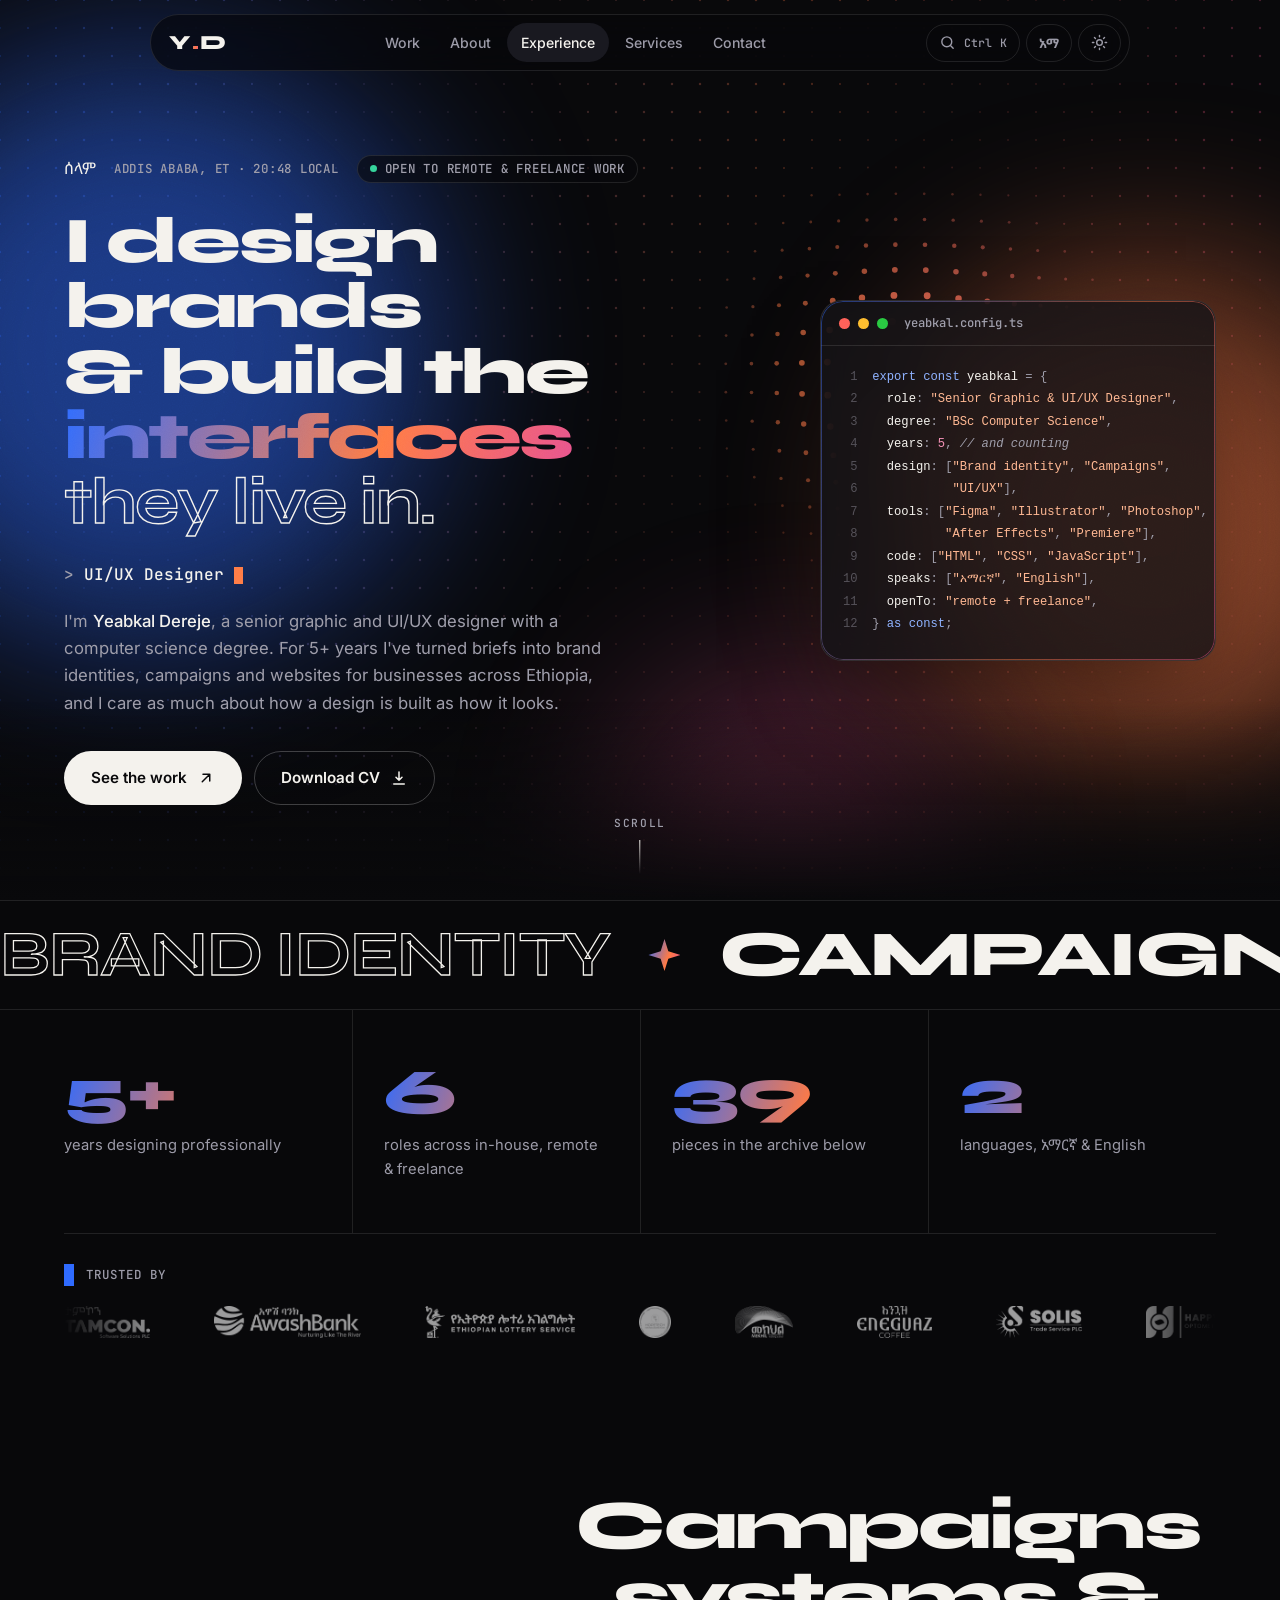
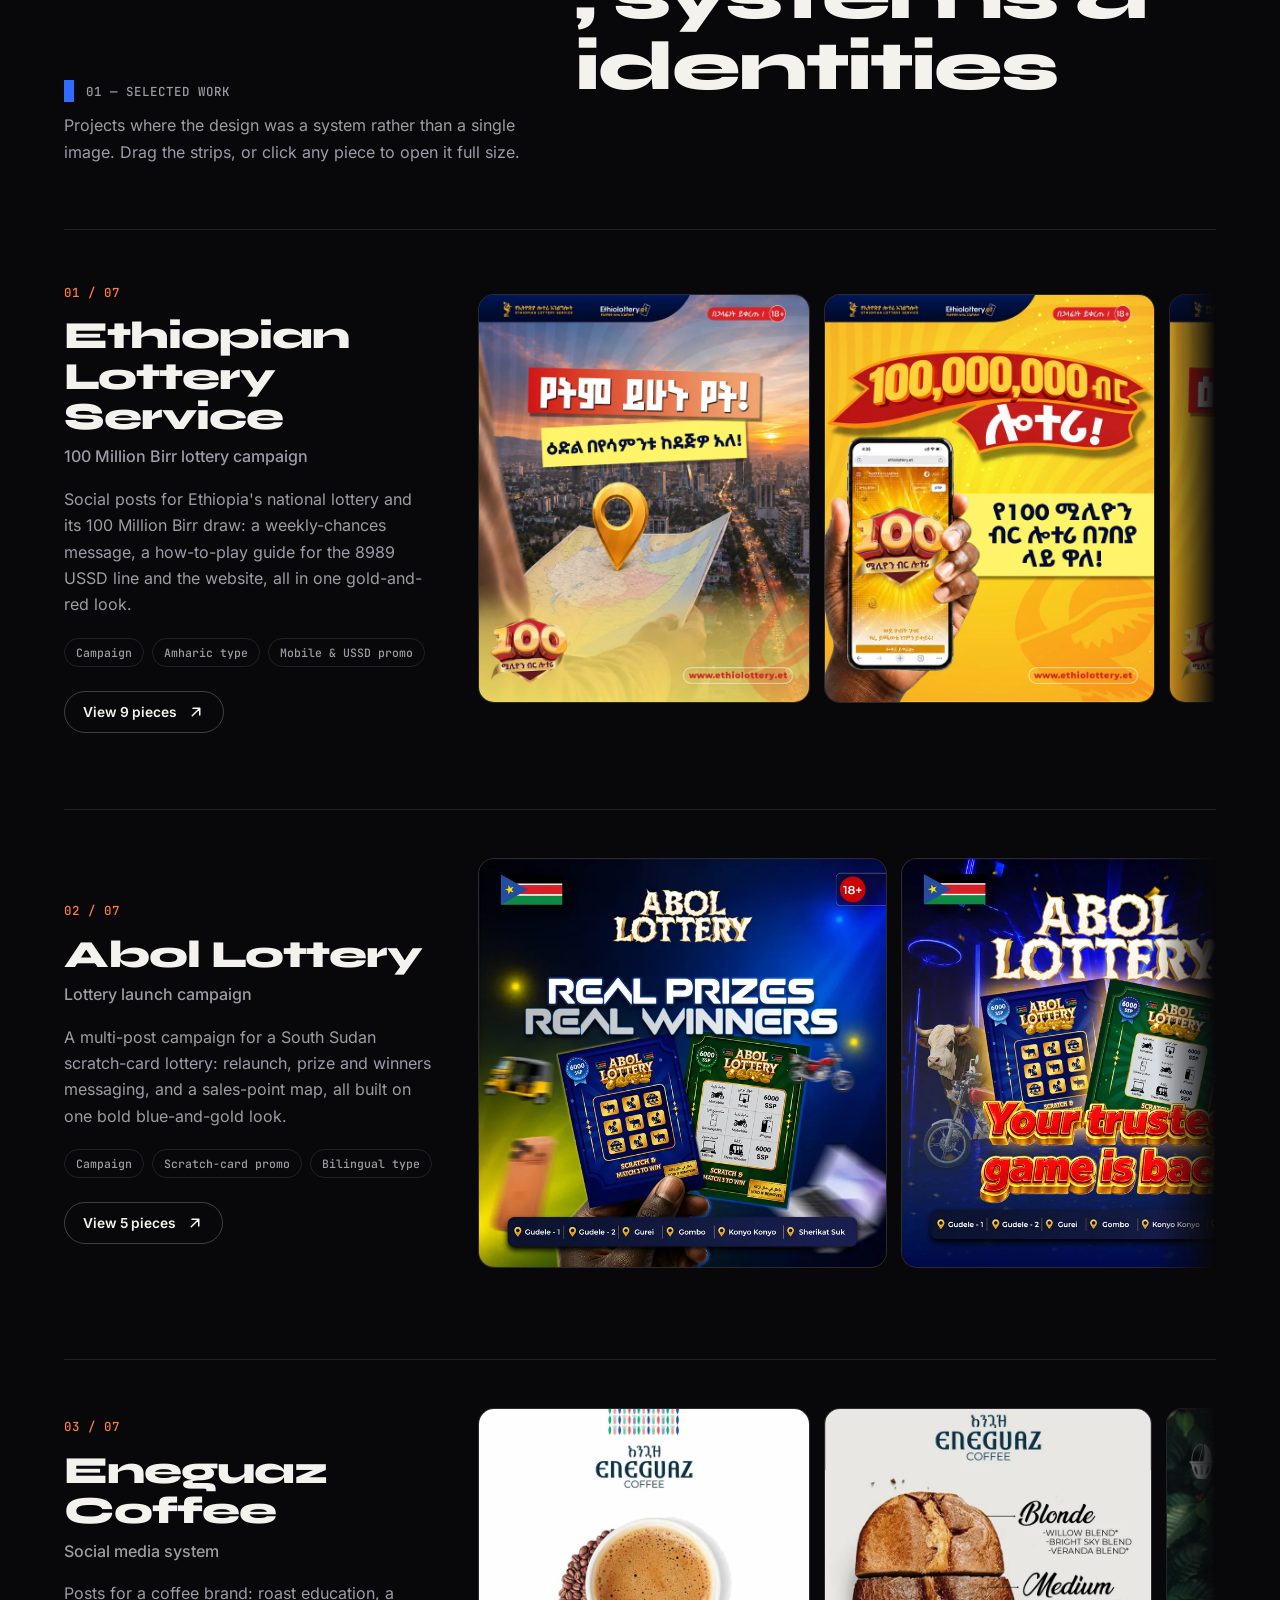
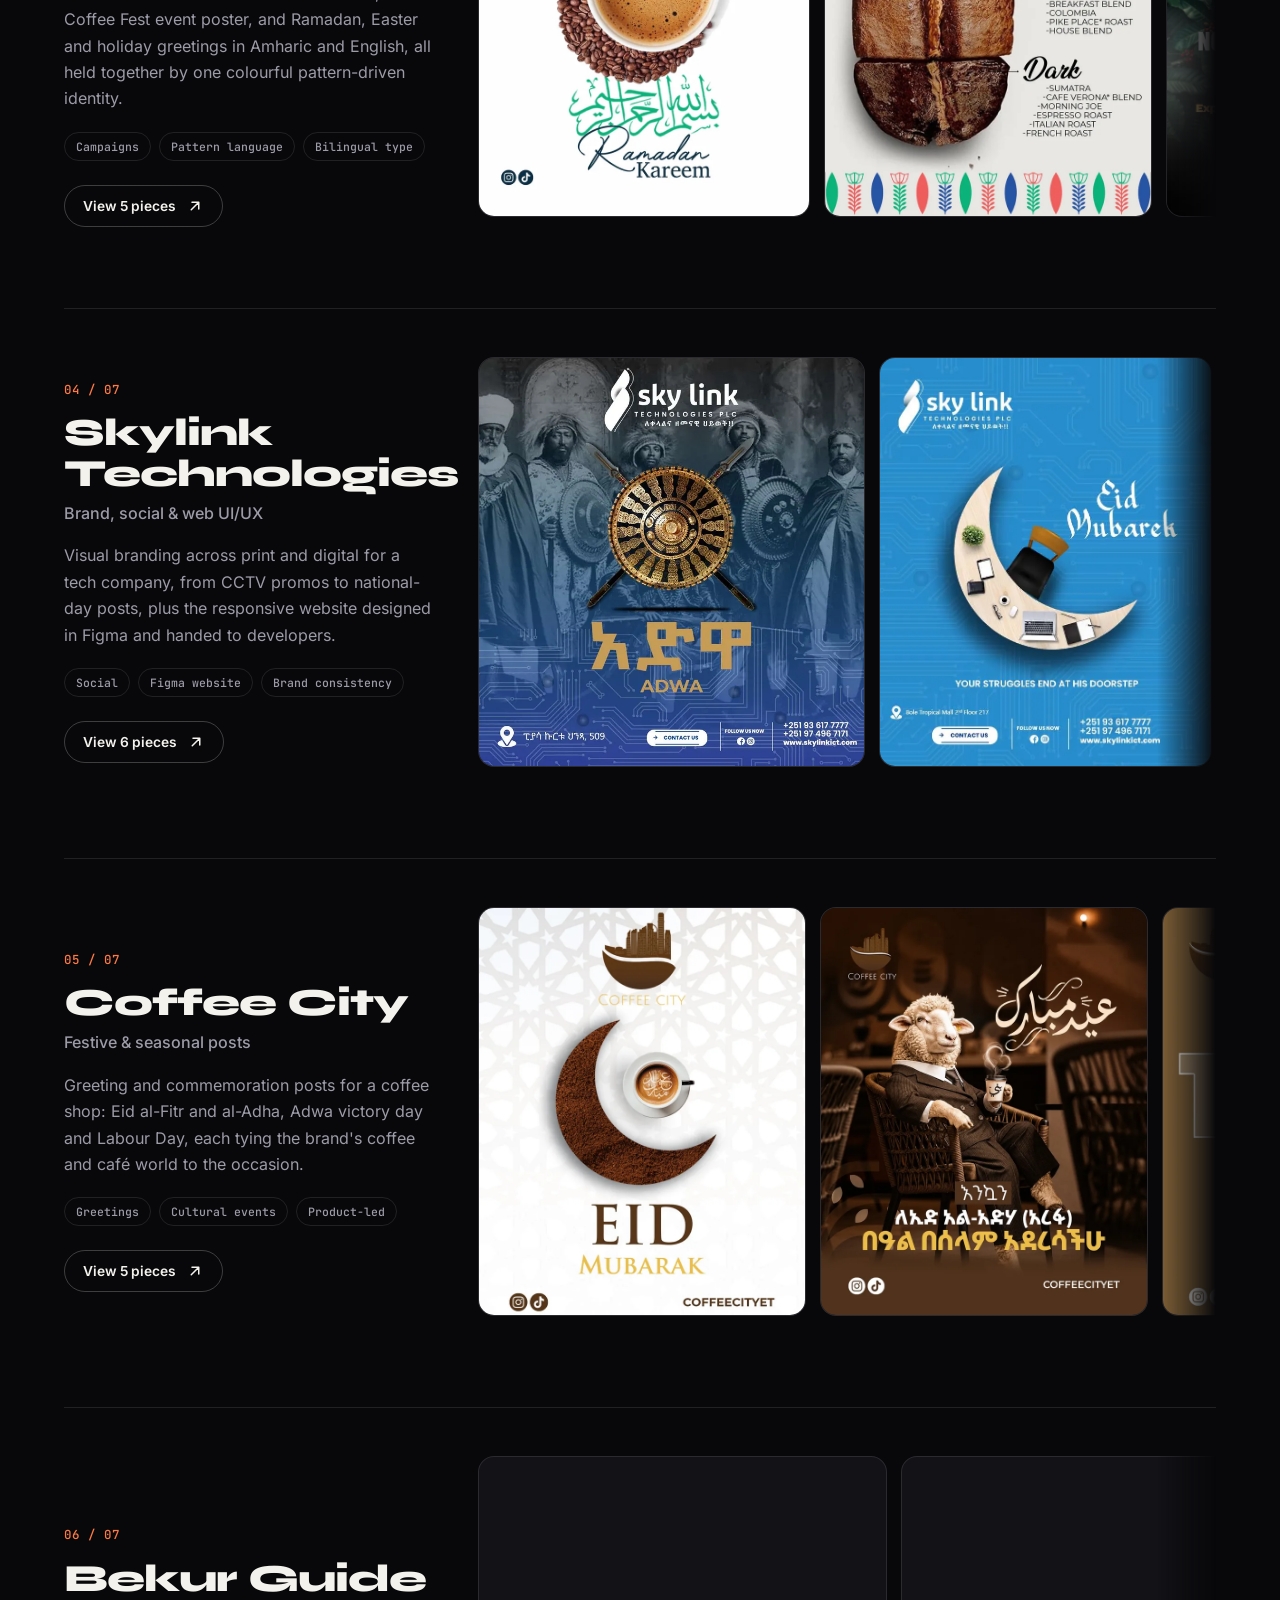
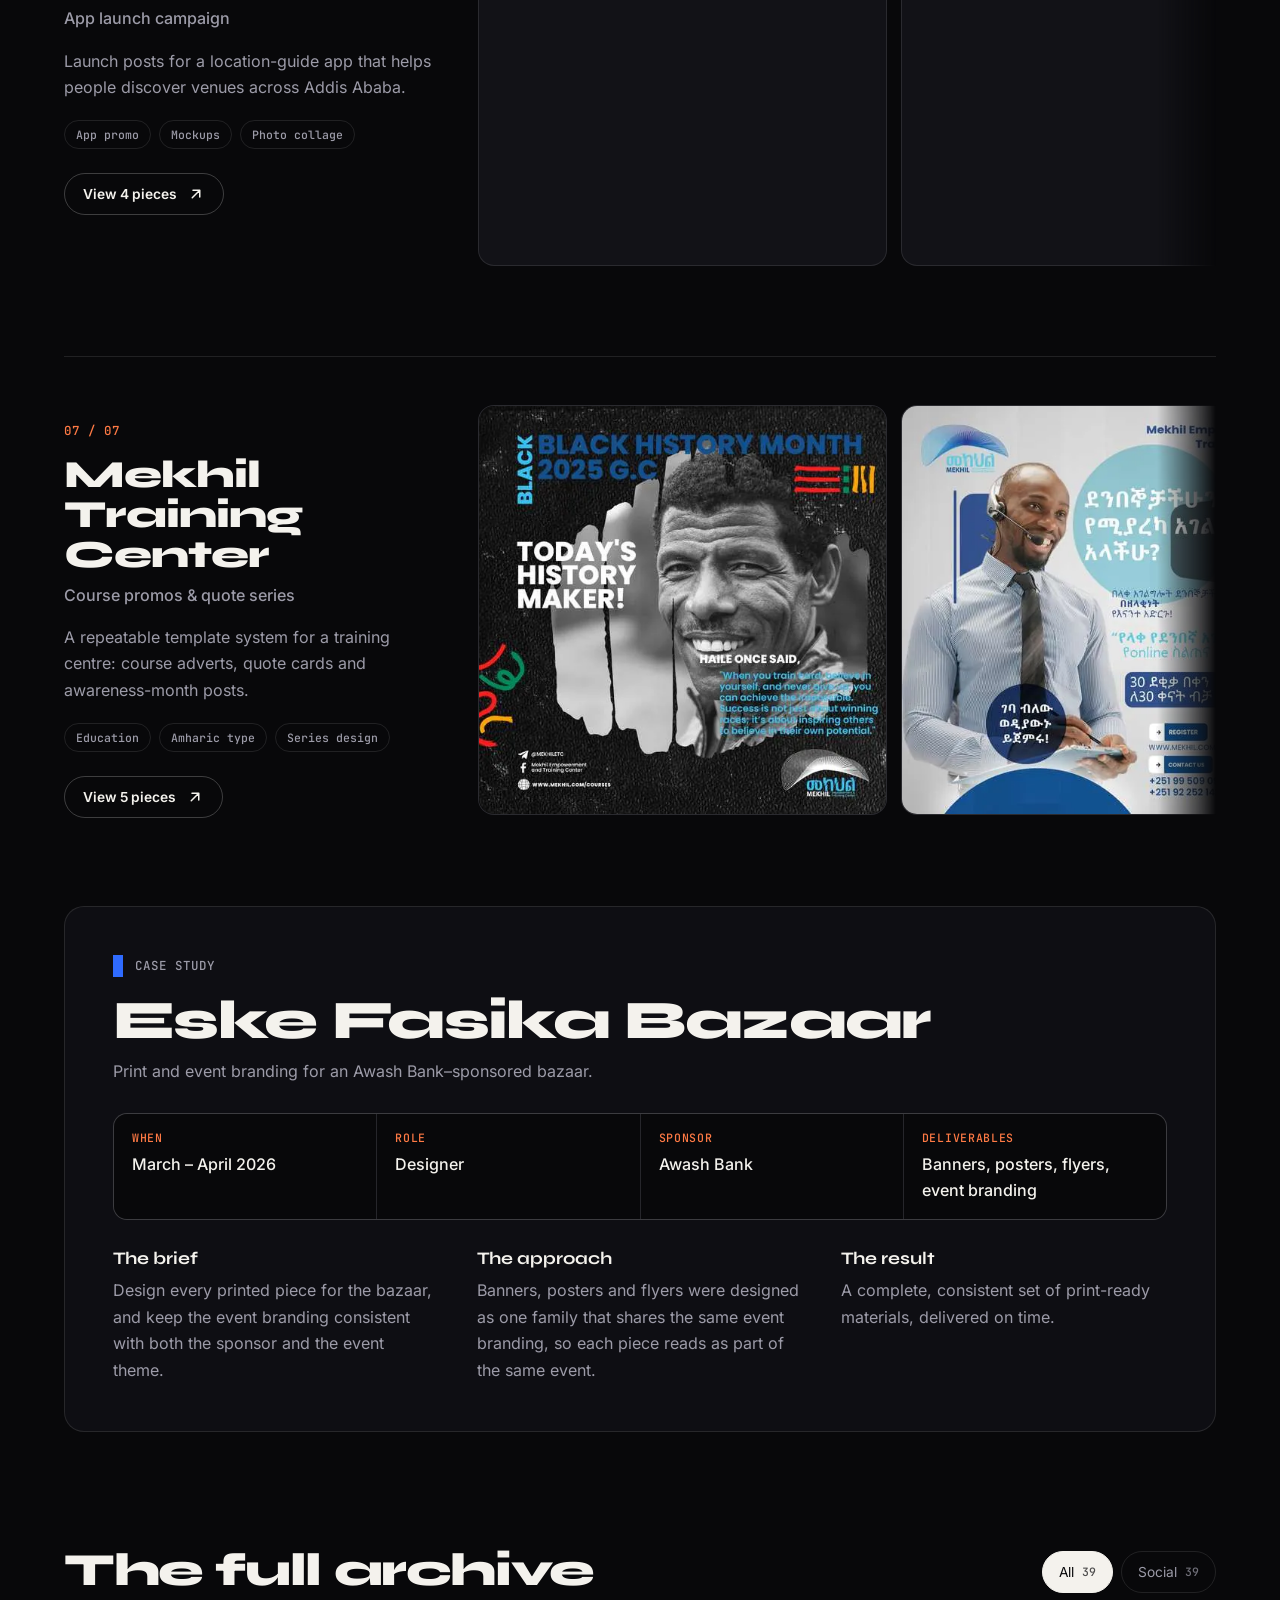
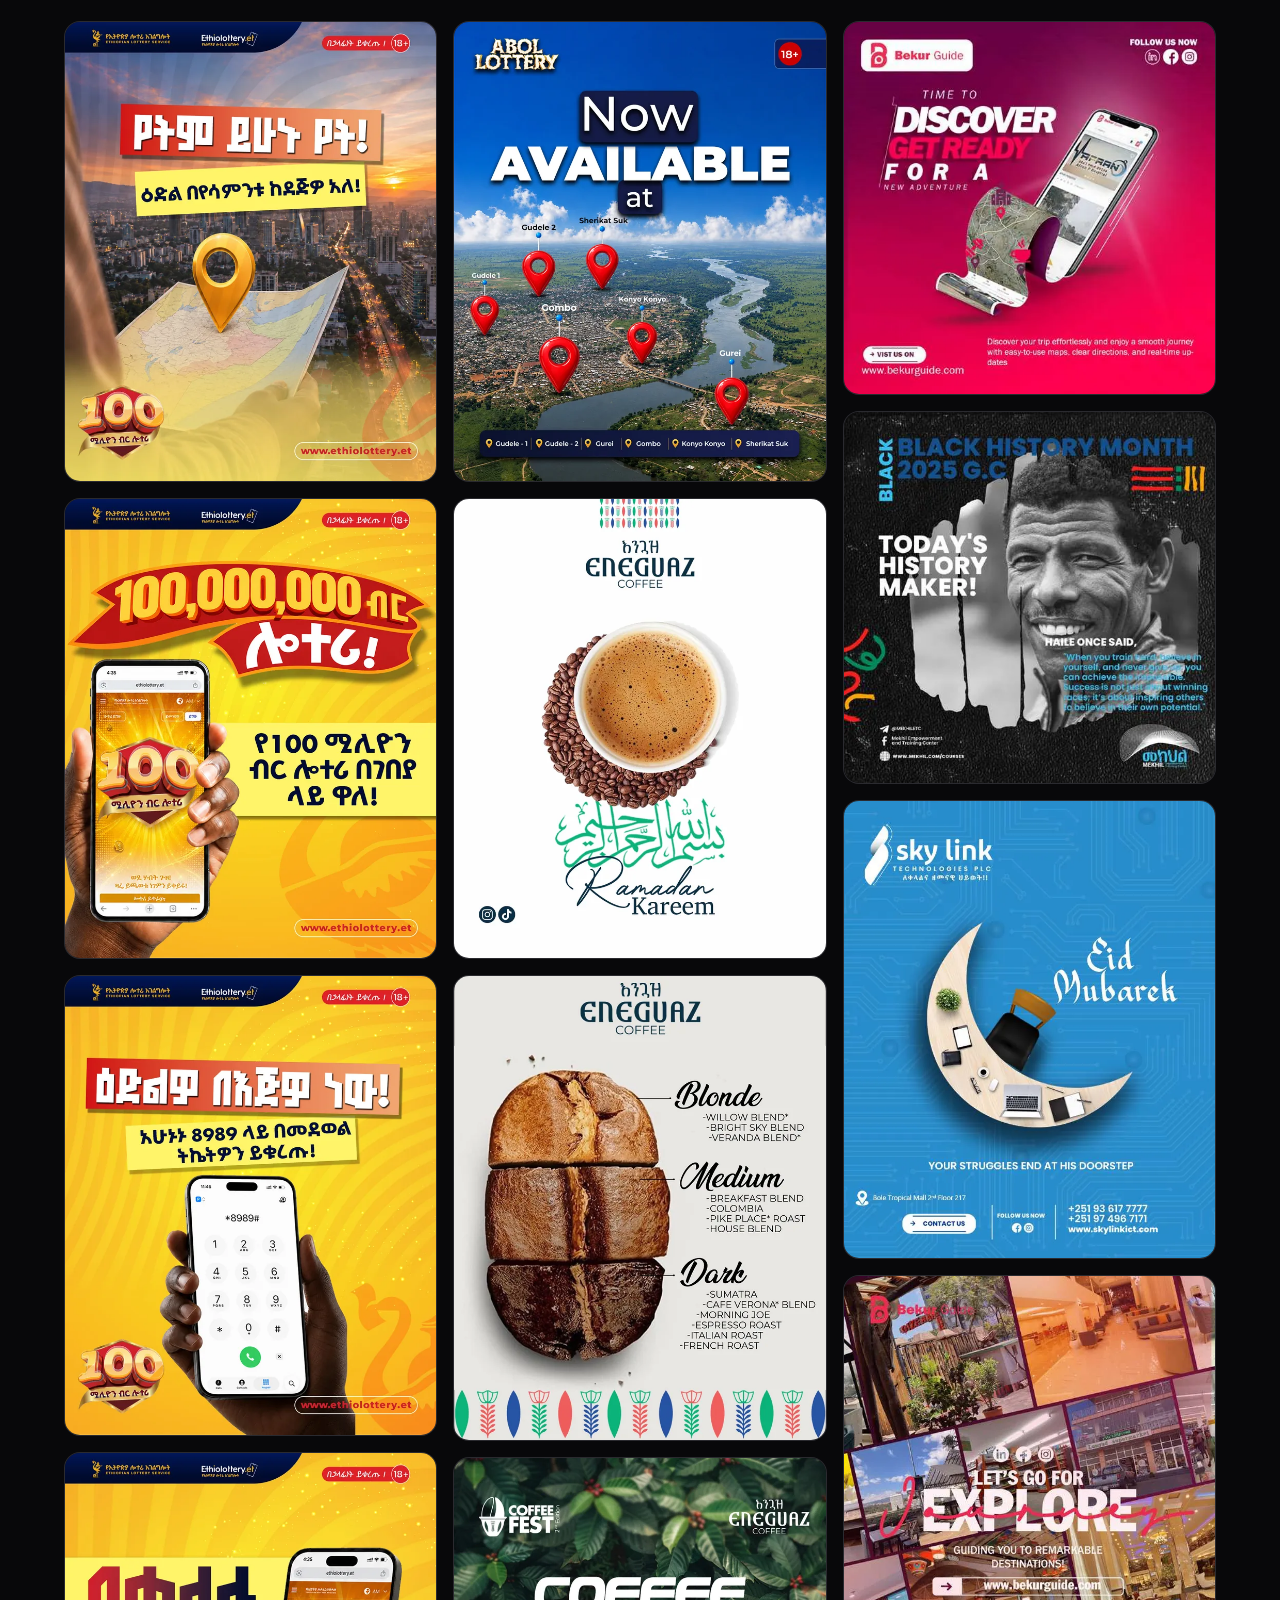
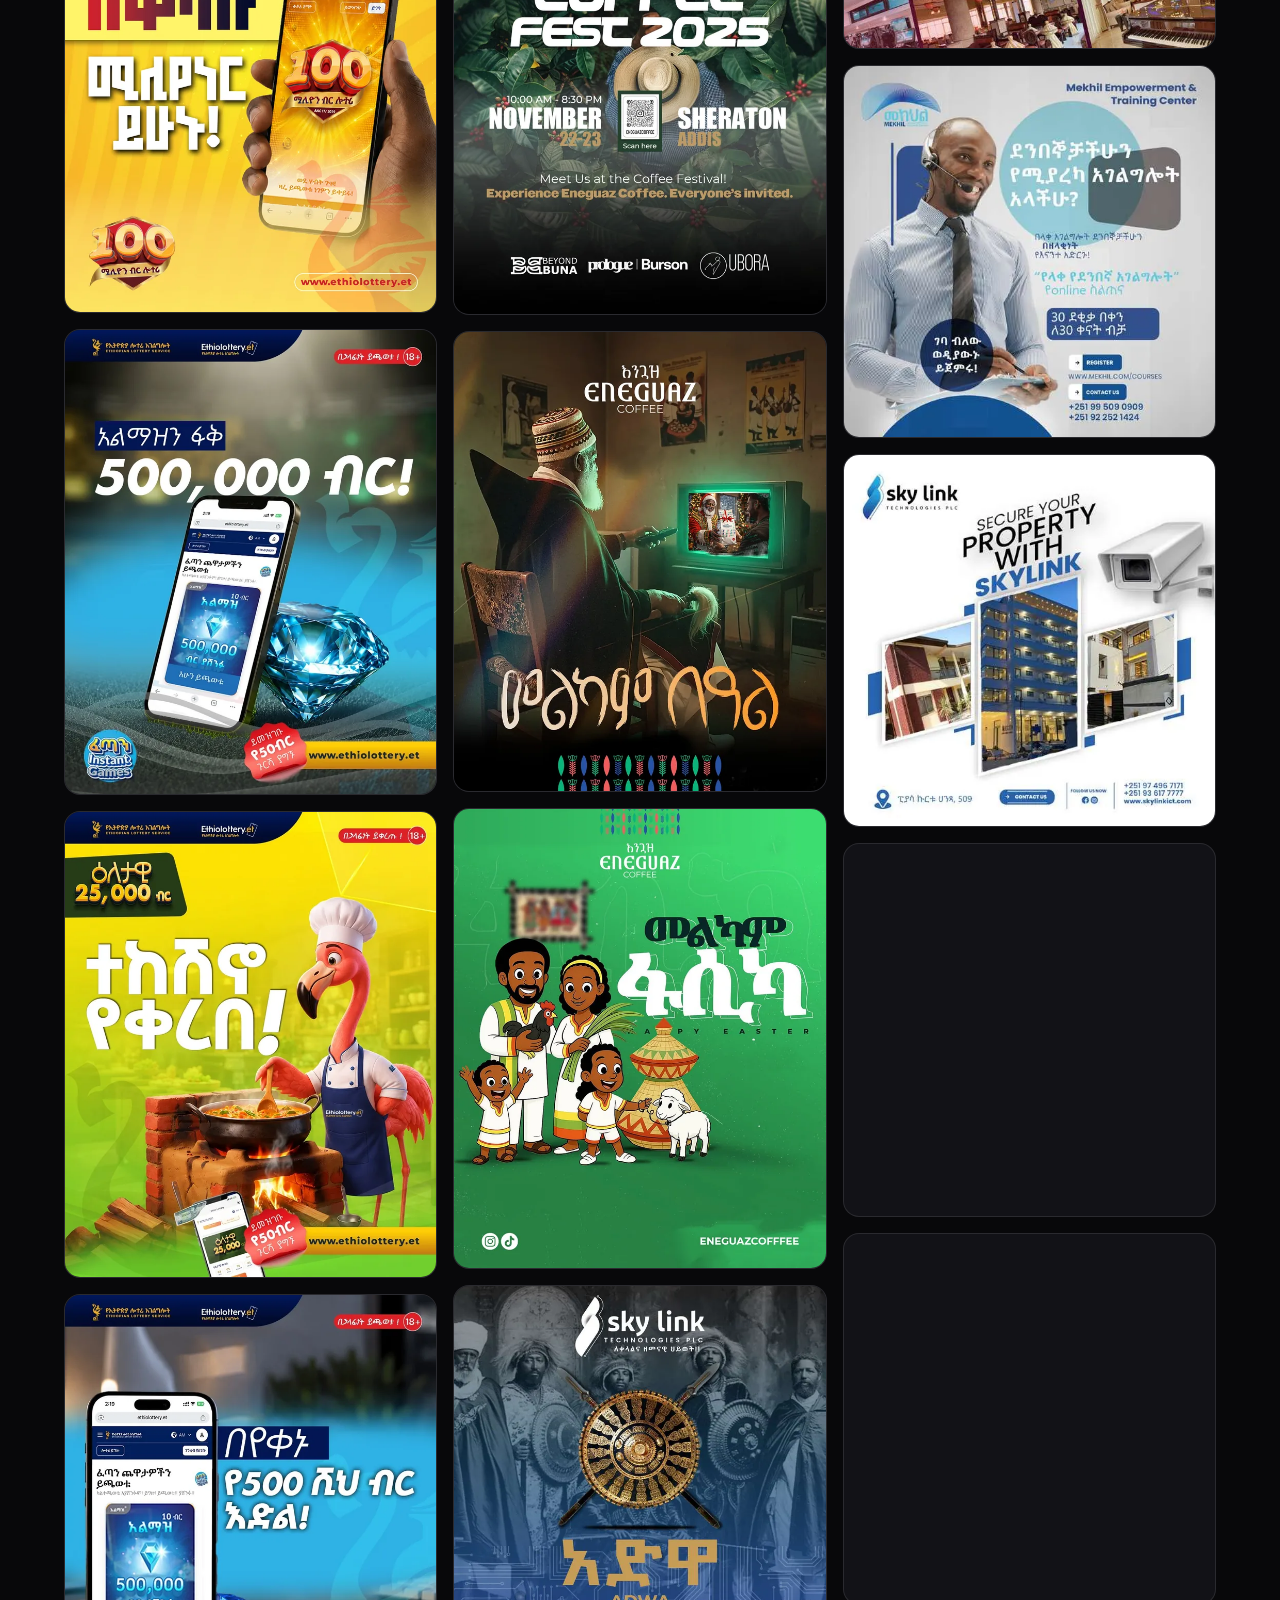
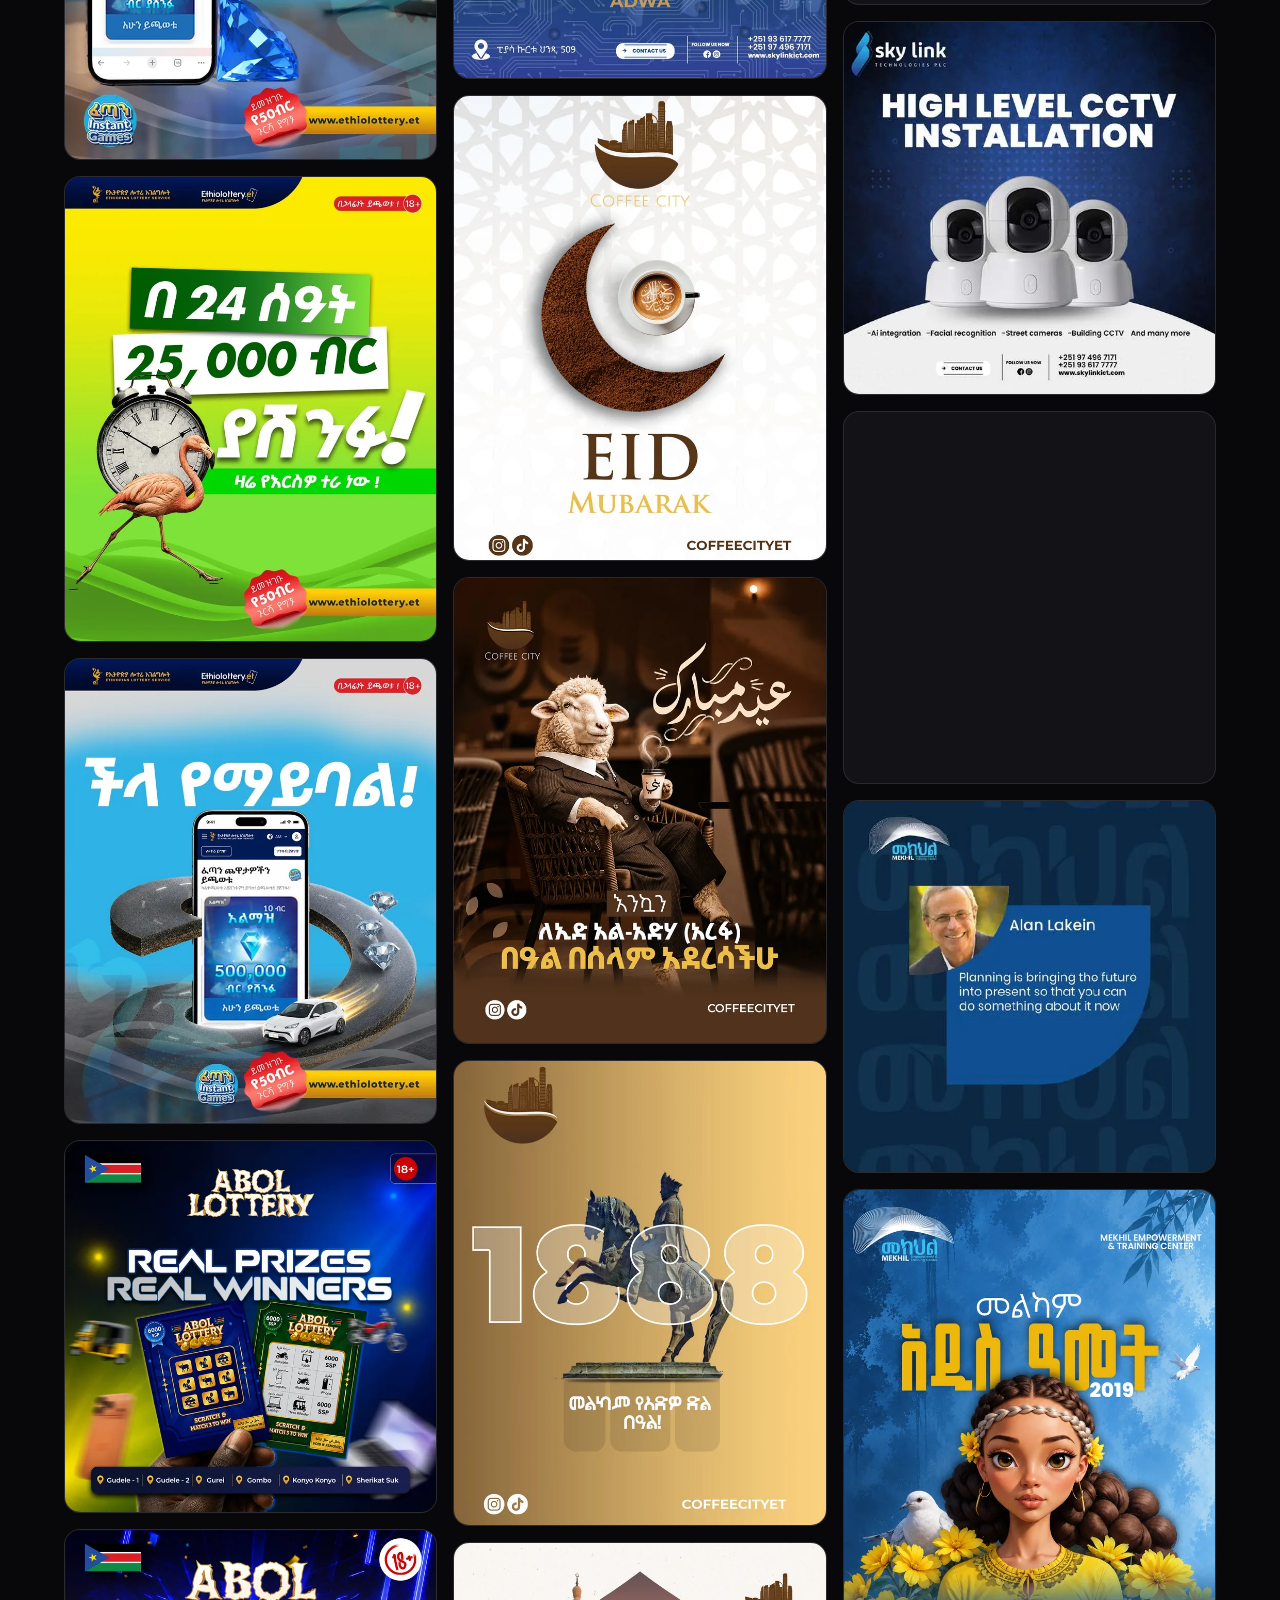
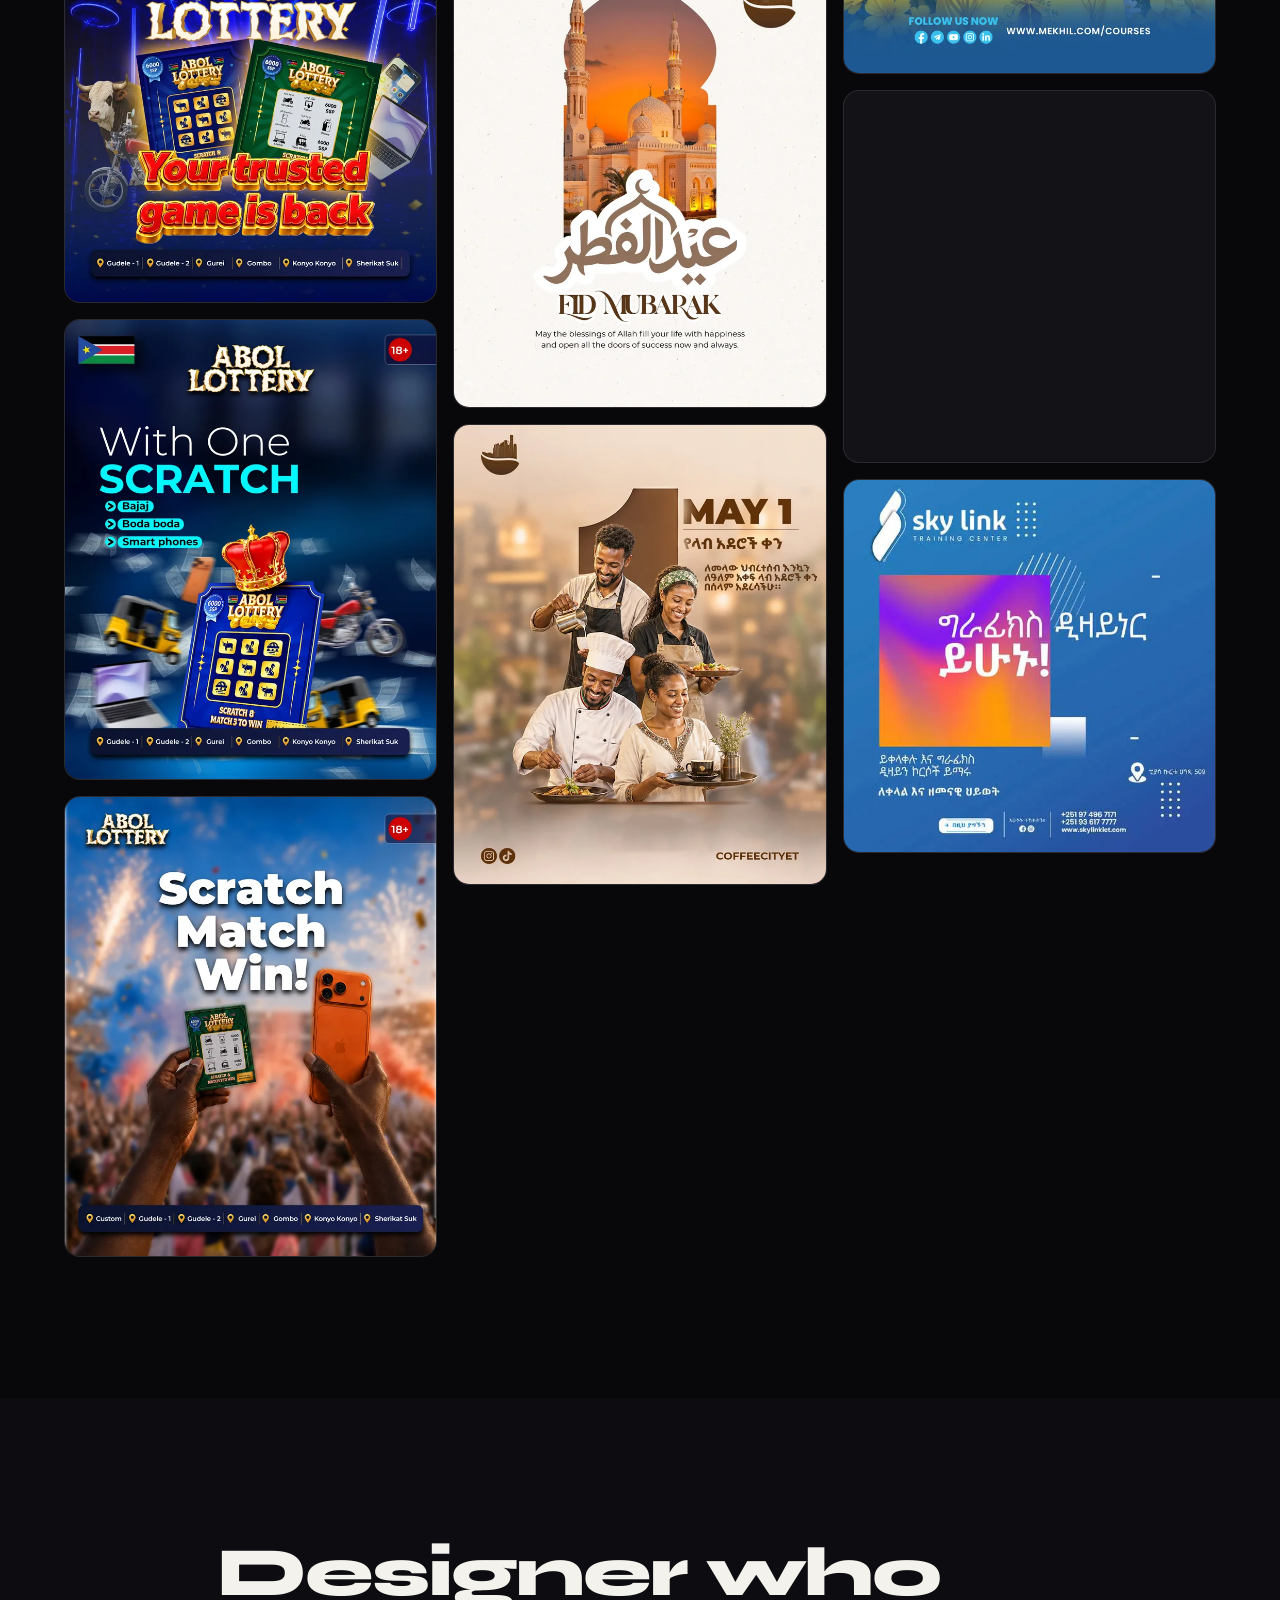
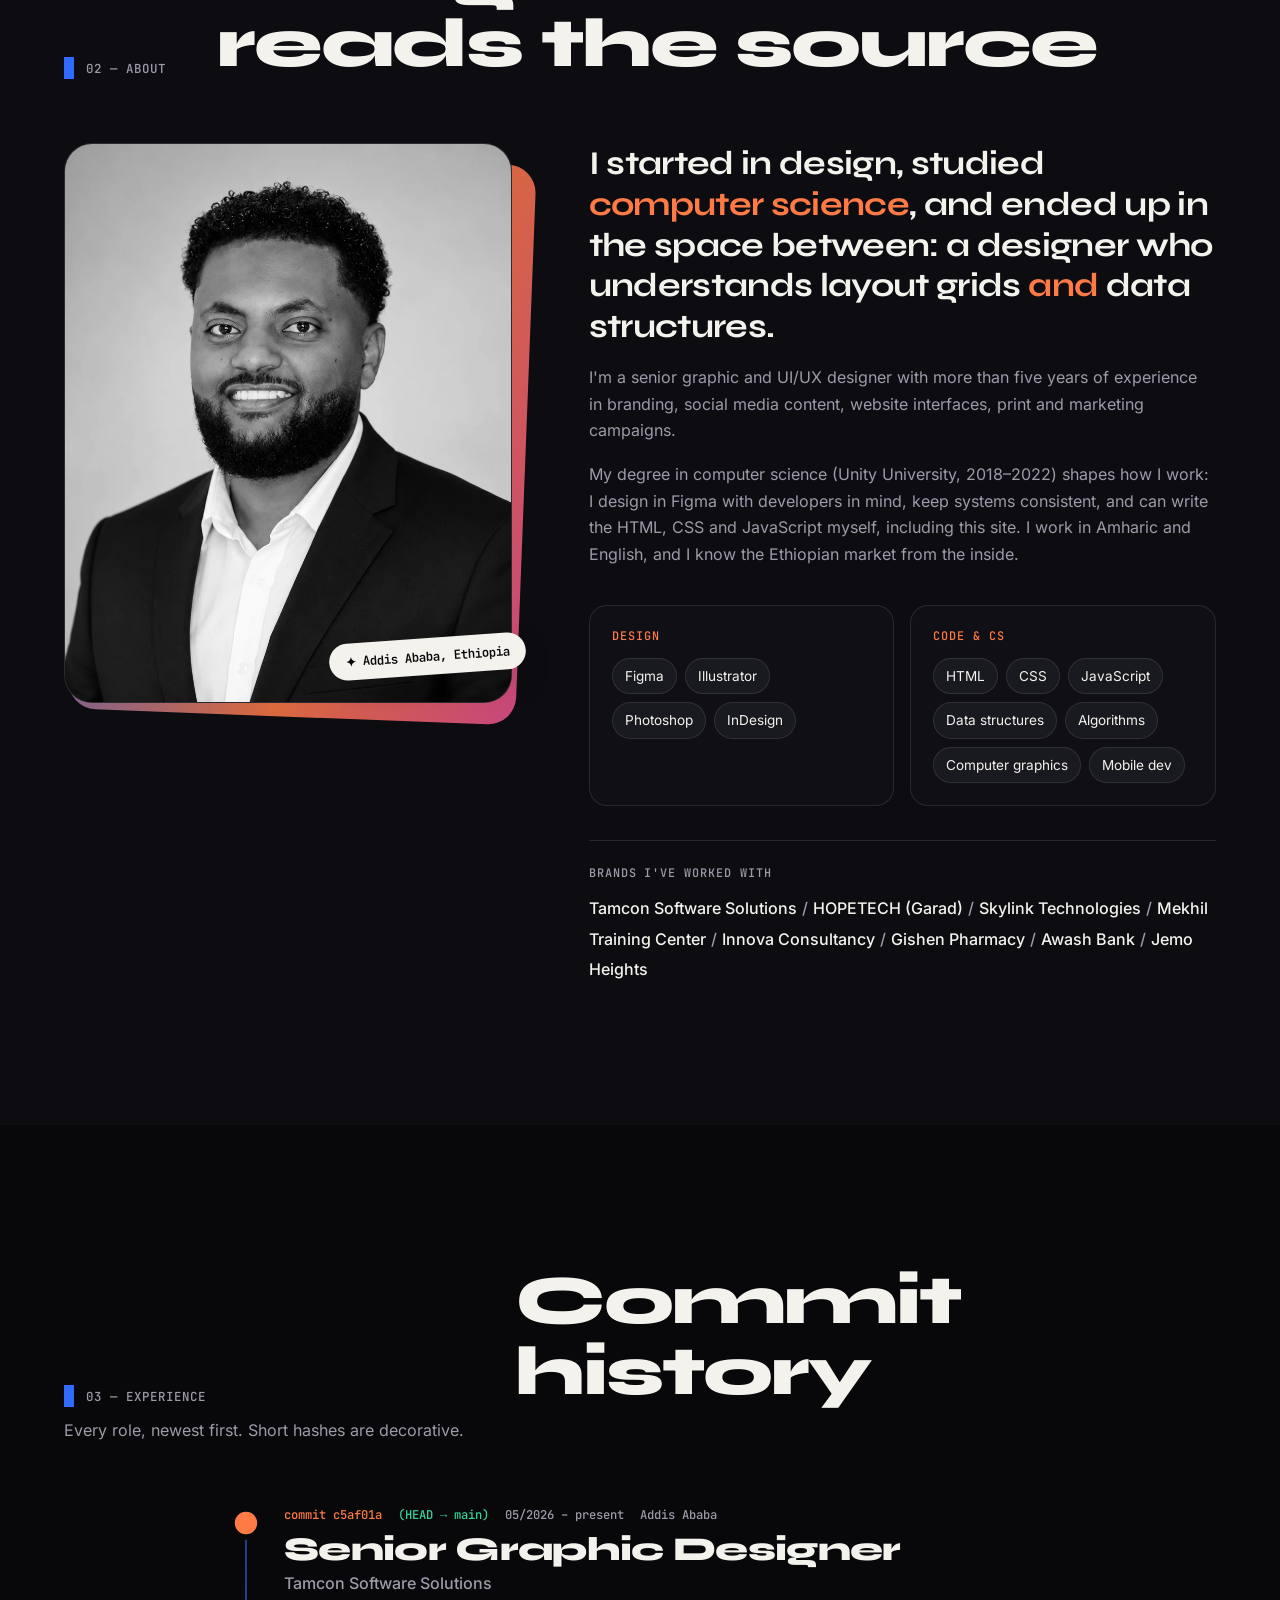
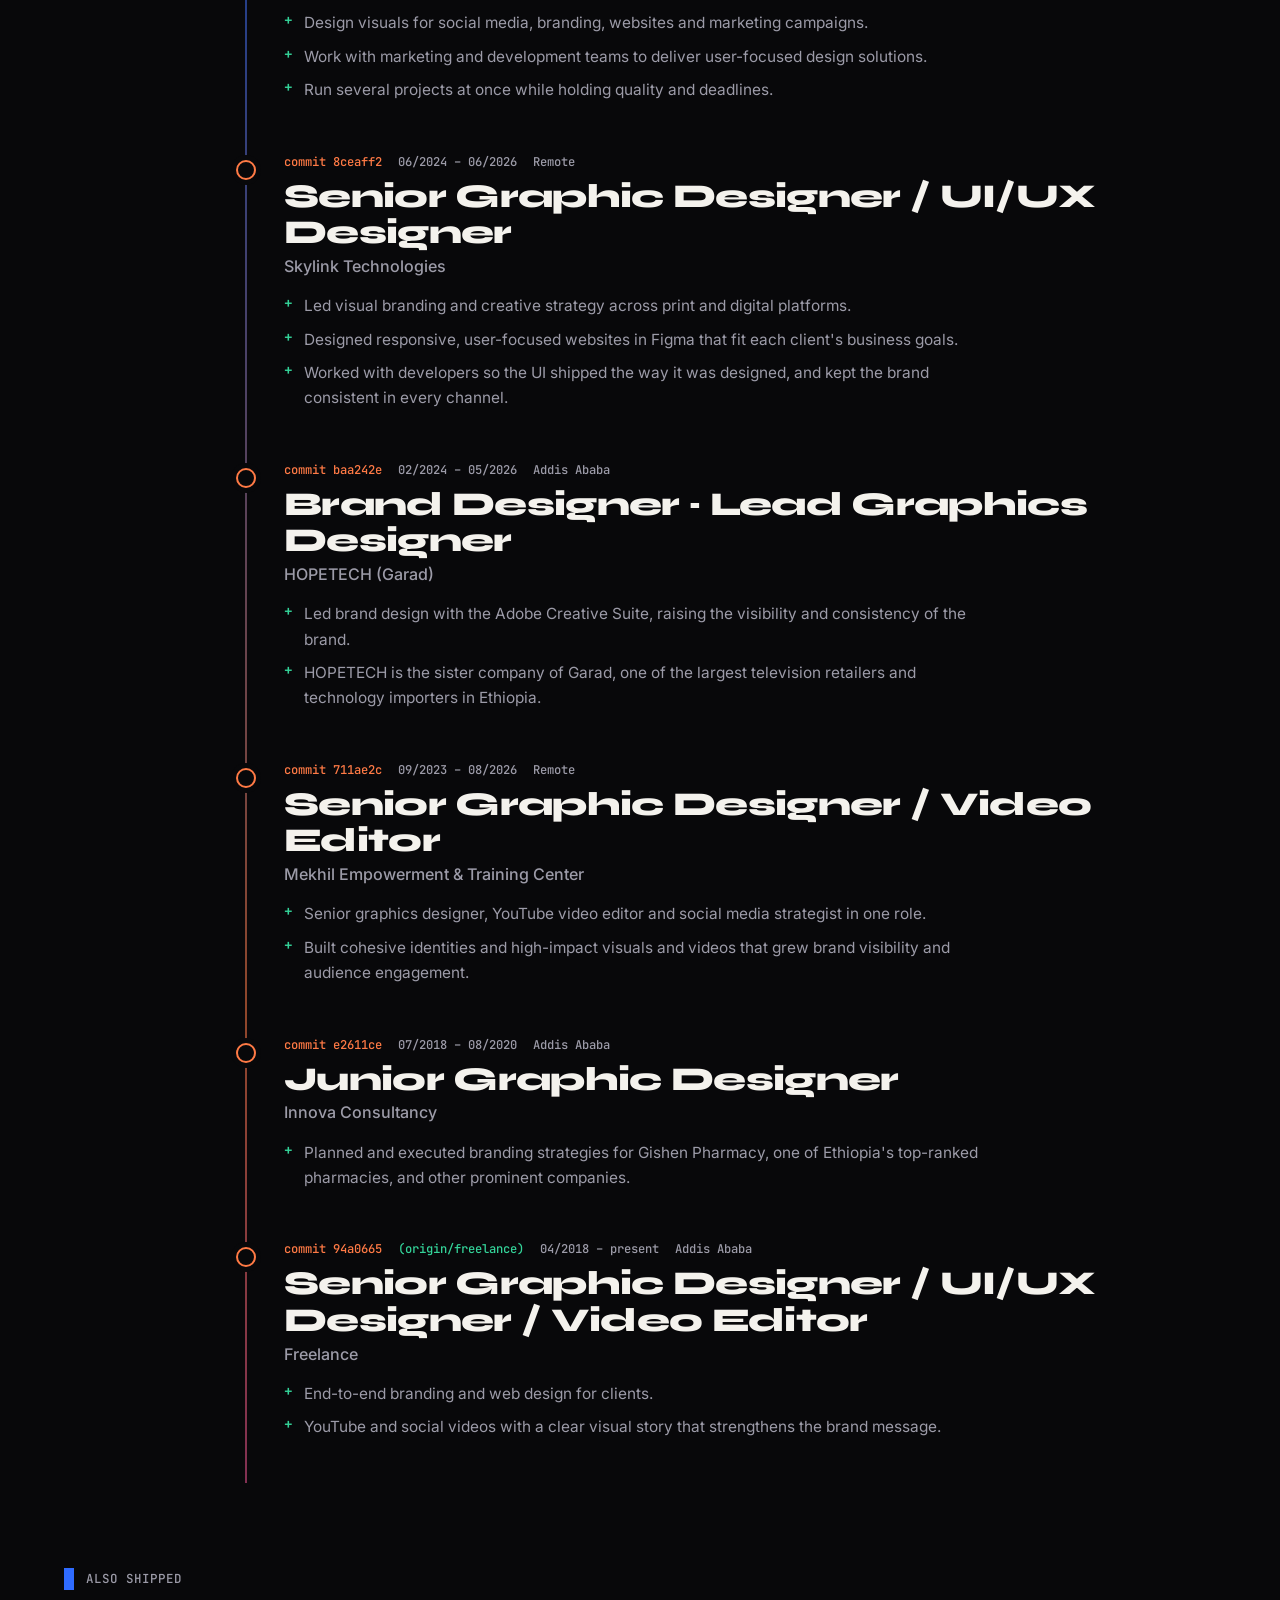
<file: index.html>
<!DOCTYPE html>
<html lang="en" data-theme="dark">
<head>
  <meta charset="utf-8">
  <meta name="viewport" content="width=device-width, initial-scale=1">
  <title>Yeabkal Dereje — Graphic &amp; UI/UX Designer, Addis Ababa</title>
  <meta name="description" content="Senior graphic and UI/UX designer with a computer science degree. 5+ years of brand identity, social campaigns, web interfaces and print for Ethiopian businesses. Based in Addis Ababa, open to remote work.">
  <meta name="author" content="Yeabkal Dereje">
  <meta name="theme-color" content="#08080a">
  <link rel="canonical" href="https://yeabkaldereje.github.io/">

  <meta property="og:type" content="website">
  <meta property="og:title" content="Yeabkal Dereje — Graphic &amp; UI/UX Designer">
  <meta property="og:description" content="Brand identity, social campaigns, UI/UX and print. Designed in Addis Ababa, built to ship.">
  <meta property="og:url" content="https://yeabkaldereje.github.io/">
  <meta property="og:image" content="https://yeabkaldereje.github.io/assets/img/og.png">
  <meta name="twitter:card" content="summary_large_image">

  <link rel="icon" href="assets/img/favicon.ico" sizes="any">
  <link rel="icon" href="assets/img/favicon-32.png" type="image/png" sizes="32x32">
  <link rel="icon" href="assets/img/favicon-192.png" type="image/png" sizes="192x192">
  <link rel="apple-touch-icon" href="assets/img/apple-touch-icon.png">

  <link rel="preload" href="assets/fonts/syne-latin-800-normal.woff2" as="font" type="font/woff2" crossorigin>
  <link rel="preload" href="assets/fonts/inter-latin-400-normal.woff2" as="font" type="font/woff2" crossorigin>
  <link rel="stylesheet" href="assets/css/style.css">

  <script>
    /* set theme + js flag before first paint to avoid a flash */
    (function () {
      var d = document.documentElement; d.classList.add('js');
      try { var t = localStorage.getItem('theme'); if (t) d.setAttribute('data-theme', t); } catch (e) {}
    })();
  </script>

  <script type="application/ld+json">
  {
    "@context": "https://schema.org",
    "@type": "Person",
    "name": "Yeabkal Dereje",
    "jobTitle": "Senior Graphic Designer & UI/UX Designer",
    "url": "https://yeabkaldereje.github.io/",
    "address": { "@type": "PostalAddress", "addressLocality": "Addis Ababa", "addressCountry": "ET" },
    "alumniOf": "Unity University",
    "knowsLanguage": ["Amharic", "English"],
    "sameAs": ["https://www.linkedin.com/in/yeabkal-dereje-082b32408/", "https://t.me/qencreatives", "https://www.instagram.com/qen_creatives/"]
  }
  </script>
</head>

<body>
  <a class="skip" href="#work">Skip to work</a>
  <div class="progress" id="progress" aria-hidden="true"></div>
  <div class="cursor" id="cursor" aria-hidden="true"><span></span></div>

  <!-- ============================ NAV ============================ -->
  <header class="nav" id="nav">
    <a class="brand" href="#top" aria-label="Yeabkal Dereje — home">Y<i>.</i>D</a>
    <nav class="nav-links" id="navlinks" aria-label="Primary">
      <a href="#work">Work</a>
      <a href="#about">About</a>
      <a href="#experience">Experience</a>
      <a href="#services">Services</a>
      <a href="#contact">Contact</a>
    </nav>
    <div class="nav-actions">
      <button class="icon-btn cmdk-btn" id="cmdk-btn" aria-label="Open command menu" title="Command menu (Ctrl/⌘ K)">
        <svg viewBox="0 0 24 24" fill="none" stroke="currentColor" stroke-width="2" stroke-linecap="round"><circle cx="11" cy="11" r="7"/><path d="m20 20-3.5-3.5"/></svg>
        <kbd id="kbd-hint">Ctrl K</kbd>
      </button>
      <button class="icon-btn lang-btn" id="lang-btn" type="button" aria-label="Switch language to Amharic" title="አማርኛ / English">አማ</button>
      <button class="icon-btn theme-btn" id="theme-btn" aria-label="Toggle light and dark theme">
        <svg class="sun" viewBox="0 0 24 24" fill="none" stroke="currentColor" stroke-width="2" stroke-linecap="round"><circle cx="12" cy="12" r="4"/><path d="M12 2v2M12 20v2M4.9 4.9l1.4 1.4M17.7 17.7l1.4 1.4M2 12h2M20 12h2M4.9 19.1l1.4-1.4M17.7 6.3l1.4-1.4"/></svg>
        <svg class="moon" viewBox="0 0 24 24" fill="none" stroke="currentColor" stroke-width="2" stroke-linecap="round" stroke-linejoin="round"><path d="M21 12.8A9 9 0 1 1 11.2 3 7 7 0 0 0 21 12.8z"/></svg>
      </button>
      <button class="icon-btn menu-btn" id="menu-btn" aria-label="Menu" aria-expanded="false" aria-controls="navlinks">
        <svg viewBox="0 0 24 24" fill="none" stroke="currentColor" stroke-width="2" stroke-linecap="round"><path d="M4 8h16M4 16h16"/></svg>
      </button>
    </div>
  </header>

  <main id="top">
    <!-- ============================ HERO ============================ -->
    <section class="hero" aria-labelledby="hero-title">
      <div class="hero-bg" aria-hidden="true">
        <div class="blob b1"></div><div class="blob b2"></div><div class="blob b3"></div>
        <canvas id="field"></canvas>
      </div>

      <div class="wrap hero-grid">
        <div>
          <div class="eyebrow">
            <span class="geez" lang="am">ሰላም</span>
            <span><span>Addis Ababa, ET</span> · <time id="clock">--:--</time> <span>local</span></span>
            <span class="status">Open to remote &amp; freelance work</span>
          </div>

          <h1 class="display" id="hero-title">
            <span class="line"><span style="--i:0">I design brands</span></span>
            <span class="line"><span style="--i:1">&amp; build the</span></span>
            <span class="line"><span style="--i:2" class="grad-text">interfaces</span></span>
            <span class="line"><span style="--i:3" class="outline">they live in.</span></span>
          </h1>

          <p class="role-line" aria-live="off"><span class="mono" aria-hidden="true">&gt;</span> <b id="role">Graphic Designer</b><span class="caret" aria-hidden="true"></span></p>

          <p class="hero-lede">
            I'm <strong>Yeabkal Dereje</strong>, a senior graphic and UI/UX designer with a computer science degree. For 5+ years I've turned briefs into brand identities, campaigns and websites for businesses across Ethiopia, and I care as much about how a design is built as how it looks.
          </p>

          <div class="hero-cta">
            <a class="btn btn-solid" href="#work" data-magnet>See the work
              <svg viewBox="0 0 24 24" fill="none" stroke="currentColor" stroke-width="2" stroke-linecap="round" stroke-linejoin="round"><path d="M7 17 17 7M8 7h9v9"/></svg>
            </a>
            <a class="btn btn-ghost" href="assets/Yeabkal_Dereje_CV.pdf" download data-magnet>Download CV
              <svg viewBox="0 0 24 24" fill="none" stroke="currentColor" stroke-width="2" stroke-linecap="round" stroke-linejoin="round"><path d="M12 4v11m0 0-4-4m4 4 4-4M5 20h14"/></svg>
            </a>
          </div>
        </div>

        <div class="code-card" id="codecard" aria-label="Summary of skills, written as code">
          <div class="code-head"><i></i><i></i><i></i><span>yeabkal.config.ts</span></div>
          <div class="code-body"><code><span class="ln" style="--i:0"><span class="k">export const</span> yeabkal <span class="p">=</span> <span class="p">{</span></span><span class="ln" style="--i:1">  role<span class="p">:</span> <span class="s">"Senior Graphic &amp; UI/UX Designer"</span><span class="p">,</span></span><span class="ln" style="--i:2">  degree<span class="p">:</span> <span class="s">"BSc Computer Science"</span><span class="p">,</span></span><span class="ln" style="--i:3">  years<span class="p">:</span> <span class="n">5</span><span class="p">,</span> <span class="c">// and counting</span></span><span class="ln" style="--i:4">  design<span class="p">:</span> <span class="p">[</span><span class="s">"Brand identity"</span><span class="p">,</span> <span class="s">"Campaigns"</span><span class="p">,</span></span><span class="ln" style="--i:5">           <span class="s">"UI/UX"</span><span class="p">],</span></span><span class="ln" style="--i:6">  tools<span class="p">:</span> <span class="p">[</span><span class="s">"Figma"</span><span class="p">,</span> <span class="s">"Illustrator"</span><span class="p">,</span> <span class="s">"Photoshop"</span><span class="p">,</span></span><span class="ln" style="--i:7">          <span class="s">"After Effects"</span><span class="p">,</span> <span class="s">"Premiere"</span><span class="p">],</span></span><span class="ln" style="--i:8">  code<span class="p">:</span> <span class="p">[</span><span class="s">"HTML"</span><span class="p">,</span> <span class="s">"CSS"</span><span class="p">,</span> <span class="s">"JavaScript"</span><span class="p">],</span></span><span class="ln" style="--i:9">  speaks<span class="p">:</span> <span class="p">[</span><span class="s">"አማርኛ"</span><span class="p">,</span> <span class="s">"English"</span><span class="p">],</span></span><span class="ln" style="--i:10">  openTo<span class="p">:</span> <span class="s">"remote + freelance"</span><span class="p">,</span></span><span class="ln" style="--i:11"><span class="p">}</span> <span class="k">as const</span><span class="p">;</span></span></code></div>
        </div>
      </div>
      <div class="scroll-cue" aria-hidden="true">Scroll</div>
    </section>

    <!-- ============================ MARQUEE ============================ -->
    <div class="marquee" aria-hidden="true">
      <div class="marquee-track">
        <span><em>Brand identity</em><i></i>Campaigns<i></i><em>UI / UX</em><i></i><em>Print</em><i></i>Web<i></i></span>
        <span><em>Brand identity</em><i></i>Campaigns<i></i><em>UI / UX</em><i></i><em>Print</em><i></i>Web<i></i></span>
      </div>
    </div>

    <div class="wrap">
      <div class="stats reveal">
        <div class="stat"><b data-count="5" data-suffix="+">5+</b><span>years designing professionally</span></div>
        <div class="stat"><b data-count="6">6</b><span>roles across in-house, remote &amp; freelance</span></div>
        <div class="stat"><b data-count="0" id="works-count">44</b><span>pieces in the archive below</span></div>
        <div class="stat"><b>2</b><span>languages, <span lang="am">አማርኛ</span> &amp; English</span></div>
      </div>
      <div class="clients reveal" id="clients" hidden>
        <div class="sec-label">Trusted by</div>
        <ul class="clients-row" id="clients-row"></ul>
      </div>
    </div>

    <!-- ============================ WORK ============================ -->
    <section class="section" id="work" aria-labelledby="work-title">
      <div class="wrap">
        <div class="sec-head reveal">
          <div class="sec-label">01 — Selected work</div>
          <h2 class="sec-title" id="work-title">Campaigns, systems &amp; identities</h2>
          <p class="sec-note">Projects where the design was a system rather than a single image. Drag the strips, or click any piece to open it full size.</p>
        </div>

        <div class="cases" id="cases"><noscript><p class="ns">Enable JavaScript to browse the work, or view the <a href="assets/Yeabkal_Dereje_CV.pdf">CV</a>.</p></noscript></div>

        <article class="casestudy reveal" id="case-study" aria-labelledby="cs-title">
          <div class="cs-head">
            <div class="sec-label">Case study</div>
            <h3 id="cs-title">Eske Fasika Bazaar</h3>
            <p class="cs-sub">Print and event branding for an Awash Bank–sponsored bazaar.</p>
          </div>
          <dl class="cs-meta">
            <div><dt>When</dt><dd>March – April 2026</dd></div>
            <div><dt>Role</dt><dd>Designer</dd></div>
            <div><dt>Sponsor</dt><dd>Awash Bank</dd></div>
            <div><dt>Deliverables</dt><dd>Banners, posters, flyers, event branding</dd></div>
          </dl>
          <div class="cs-grid">
            <div><h4>The brief</h4><p>Design every printed piece for the bazaar, and keep the event branding consistent with both the sponsor and the event theme.</p></div>
            <div><h4>The approach</h4><p>Banners, posters and flyers were designed as one family that shares the same event branding, so each piece reads as part of the same event.</p></div>
            <div><h4>The result</h4><p>A complete, consistent set of print-ready materials, delivered on time.</p></div>
          </div>
        </article>

        <div class="archive-head reveal">
          <h3>The full archive</h3>
          <div class="filters" id="filters" role="group" aria-label="Filter work by type"></div>
        </div>
        <div class="grid" id="grid"></div>
      </div>
    </section>

    <!-- ============================ ABOUT ============================ -->
    <section class="section" id="about" aria-labelledby="about-title" style="background:var(--bg-2)">
      <div class="wrap">
        <div class="sec-head reveal">
          <div class="sec-label">02 — About</div>
          <h2 class="sec-title" id="about-title">Designer who reads the source</h2>
        </div>

        <div class="about-grid">
          <figure class="portrait reveal">
            <div class="portrait-frame"><img src="assets/img/profile.webp" width="1100" height="1100" alt="Portrait of Yeabkal Dereje in a black suit and white shirt, smiling" loading="lazy" decoding="async"></div>
            <figcaption class="sticker"><span aria-hidden="true">✦</span> Addis Ababa, Ethiopia</figcaption>
          </figure>

          <div class="about-copy reveal" style="--d:.1s">
            <p class="lede">I started in design, studied <em>computer science</em>, and ended up in the space between: a designer who understands layout grids <em>and</em> data structures.</p>
            <p>I'm a senior graphic and UI/UX designer with more than five years of experience in branding, social media content, website interfaces, print and marketing campaigns.</p>
            <p>My degree in computer science (Unity University, 2018–2022) shapes how I work: I design in Figma with developers in mind, keep systems consistent, and can write the HTML, CSS and JavaScript myself, including this site. I work in Amharic and English, and I know the Ethiopian market from the inside.</p>

            <div class="belt">
              <div class="belt-col">
                <h4>Design</h4>
                <ul><li>Figma</li><li>Illustrator</li><li>Photoshop</li><li>InDesign</li></ul>
              </div>
              <div class="belt-col">
                <h4>Code &amp; CS</h4>
                <ul><li>HTML</li><li>CSS</li><li>JavaScript</li><li>Data structures</li><li>Algorithms</li><li>Computer graphics</li><li>Mobile dev</li></ul>
              </div>
            </div>

            <div class="worked">
              <h4>Brands I've worked with</h4>
              <p>Tamcon Software Solutions<span>/</span>HOPETECH (Garad)<span>/</span>Skylink Technologies<span>/</span>Mekhil Training Center<span>/</span>Innova Consultancy<span>/</span>Gishen Pharmacy<span>/</span>Awash Bank<span>/</span>Jemo Heights</p>
            </div>
          </div>
        </div>
      </div>
    </section>

    <!-- ============================ EXPERIENCE ============================ -->
    <section class="section" id="experience" aria-labelledby="exp-title">
      <div class="wrap">
        <div class="sec-head reveal">
          <div class="sec-label">03 — Experience</div>
          <h2 class="sec-title" id="exp-title">Commit history</h2>
          <p class="sec-note">Every role, newest first. Short hashes are decorative.</p>
        </div>

        <div class="log">
          <article class="commit current reveal" data-seed="tamcon">
            <div class="commit-meta"><span class="hash"></span><span class="head">(HEAD → main)</span><span>05/2026 – present</span><span>Addis Ababa</span></div>
            <h3>Senior Graphic Designer</h3><p class="org">Tamcon Software Solutions</p>
            <ul>
              <li>Design visuals for social media, branding, websites and marketing campaigns.</li>
              <li>Work with marketing and development teams to deliver user-focused design solutions.</li>
              <li>Run several projects at once while holding quality and deadlines.</li>
            </ul>
          </article>

          <article class="commit reveal" data-seed="skylink">
            <div class="commit-meta"><span class="hash"></span><span>06/2024 – 06/2026</span><span>Remote</span></div>
            <h3>Senior Graphic Designer / UI/UX Designer</h3><p class="org">Skylink Technologies</p>
            <ul>
              <li>Led visual branding and creative strategy across print and digital platforms.</li>
              <li>Designed responsive, user-focused websites in Figma that fit each client's business goals.</li>
              <li>Worked with developers so the UI shipped the way it was designed, and kept the brand consistent in every channel.</li>
            </ul>
          </article>

          <article class="commit reveal" data-seed="hopetech">
            <div class="commit-meta"><span class="hash"></span><span>02/2024 – 05/2026</span><span>Addis Ababa</span></div>
            <h3>Brand Designer · Lead Graphics Designer</h3><p class="org">HOPETECH (Garad)</p>
            <ul>
              <li>Led brand design with the Adobe Creative Suite, raising the visibility and consistency of the brand.</li>
              <li>HOPETECH is the sister company of Garad, one of the largest television retailers and technology importers in Ethiopia.</li>
            </ul>
          </article>

          <article class="commit reveal" data-seed="mekhil">
            <div class="commit-meta"><span class="hash"></span><span>09/2023 – 08/2026</span><span>Remote</span></div>
            <h3>Senior Graphic Designer / Video Editor</h3><p class="org">Mekhil Empowerment &amp; Training Center</p>
            <ul>
              <li>Senior graphics designer, YouTube video editor and social media strategist in one role.</li>
              <li>Built cohesive identities and high-impact visuals and videos that grew brand visibility and audience engagement.</li>
            </ul>
          </article>

          <article class="commit reveal" data-seed="innova">
            <div class="commit-meta"><span class="hash"></span><span>07/2018 – 08/2020</span><span>Addis Ababa</span></div>
            <h3>Junior Graphic Designer</h3><p class="org">Innova Consultancy</p>
            <ul>
              <li>Planned and executed branding strategies for Gishen Pharmacy, one of Ethiopia's top-ranked pharmacies, and other prominent companies.</li>
            </ul>
          </article>

          <article class="commit reveal" data-seed="freelance">
            <div class="commit-meta"><span class="hash"></span><span class="head">(origin/freelance)</span><span>04/2018 – present</span><span>Addis Ababa</span></div>
            <h3>Senior Graphic Designer / UI/UX Designer / Video Editor</h3><p class="org">Freelance</p>
            <ul>
              <li>End-to-end branding and web design for clients.</li>
              <li>YouTube and social videos with a clear visual story that strengthens the brand message.</li>
            </ul>
          </article>
        </div>

        <div class="reveal" style="margin-top:clamp(40px,6vw,80px)">
          <div class="sec-label" style="margin-bottom:20px">Also shipped</div>
          <div class="edu">
            <div class="edu-card"><small>03/2026 – 04/2026</small><h4>Eske Fasika Bazaar</h4><p>Banners, posters, flyers and event branding for the Awash Bank–sponsored bazaar, delivered print-ready and on time.</p></div>
            <div class="edu-card"><small>08/2025 – 09/2025</small><h4>Skylink website</h4><p>A clean, modern site designed in Figma to showcase Skylink's digital services and tech products.</p></div>
            <div class="edu-card"><small>12/2023</small><h4>Jemo Heights</h4><p>Real-estate banners plus the layout of a full magazine, built to lift the brand's marketing appeal.</p></div>
          </div>
          <div class="sec-label" style="margin:44px 0 20px">Education</div>
          <div class="edu">
            <div class="edu-card"><small>2018 – 2022</small><h4>BSc Computer Science</h4><p>Unity University, Addis Ababa. Data structures &amp; algorithms, mobile app development, computer graphics.</p></div>
            <div class="edu-card"><small>Languages</small><h4>Amharic · English</h4><p>Amharic native, English fluent.</p></div>
          </div>
        </div>
      </div>
    </section>

    <!-- ============================ SERVICES ============================ -->
    <section class="section" id="services" aria-labelledby="svc-title" style="background:var(--bg-2)">
      <div class="wrap">
        <div class="sec-head reveal">
          <div class="sec-label">04 — Services</div>
          <h2 class="sec-title" id="svc-title">What I can do for you</h2>
          <p class="sec-note">From a first logo sketch to the page, post or poster it ends up on.</p>
        </div>

        <div class="services">
          <article class="svc reveal">
            <span class="no">01</span>
            <svg viewBox="0 0 40 40" aria-hidden="true"><path d="M20 4 34 12v16L20 36 6 28V12z"/><path d="M20 4v32M6 12l28 16M34 12 6 28" opacity=".35"/></svg>
            <h3>Brand identity</h3><p>Logos, colour, type and guidelines that make a business instantly recognisable and easy to keep consistent.</p>
          </article>
          <article class="svc reveal" style="--d:.08s">
            <span class="no">02</span>
            <svg viewBox="0 0 40 40" aria-hidden="true"><rect x="5" y="5" width="13" height="13" rx="3"/><rect x="22" y="5" width="13" height="13" rx="3"/><rect x="5" y="22" width="13" height="13" rx="3"/><path d="M22 28.5h13M28.5 22v13"/></svg>
            <h3>Social &amp; campaigns</h3><p>Template systems and one-off posts for Instagram, Facebook, TikTok and Telegram, in Amharic and English.</p>
          </article>
          <article class="svc reveal" style="--d:.16s">
            <span class="no">03</span>
            <svg viewBox="0 0 40 40" aria-hidden="true"><rect x="4" y="7" width="32" height="26" rx="4"/><path d="M4 14h32"/><path d="m17 20 8 4-3.5 1.5L20 29z"/></svg>
            <h3>UI/UX &amp; web</h3><p>Wireframes to responsive Figma designs, handed to developers with the details they need to build them well.</p>
          </article>
          <article class="svc reveal" style="--d:.08s">
            <span class="no">04</span>
            <svg viewBox="0 0 40 40" aria-hidden="true"><path d="M10 5h20v30H10z"/><path d="M15 12h10M15 18h10M15 24h6"/><path d="M30 12h5v23h-5" opacity=".4"/></svg>
            <h3>Print &amp; large format</h3><p>Banners, posters, flyers, brochures, magazines and event branding, prepared print-ready and delivered on schedule.</p>
          </article>
        </div>
      </div>
    </section>

    <!-- ============================ TESTIMONIALS ============================ -->
    <section class="section" aria-labelledby="quotes-title">
      <div class="wrap">
        <div class="sec-head reveal">
          <div class="sec-label">05 — Kind words</div>
          <h2 class="sec-title" id="quotes-title">From people I've worked with</h2>
        </div>
        <div class="quotes">
          <figure class="quote reveal">
            <blockquote>I had the pleasure of working with Yeabkal Dereje on several projects, and I am truly impressed by his skills and professionalism. His creativity and attention to detail shine through in every design. From branding and logo creation to IT management, Yeabkal consistently delivers high-quality work that exceeds expectations.</blockquote>
            <figcaption><span class="avatar" aria-hidden="true">S</span><div><b>Selome Yigerm</b><span>CEO, Mekhil Empowerment &amp; Training Center</span></div></figcaption>
          </figure>
          <figure class="quote reveal" style="--d:.1s">
            <blockquote>Working with Yeabkal Dereje has been an amazing experience. His expertise in graphic design is exceptional, and he always brings fresh, creative ideas to the table. I've seen him work on everything from logos to marketing materials, and each project showcases his skill and commitment to excellence. His dedication to delivering high-quality results and his ability to solve problems efficiently make him someone I would recommend without hesitation.</blockquote>
            <figcaption><span class="avatar" aria-hidden="true">K</span><div><b>Khalid</b><span>CEO, HOPETECH</span></div></figcaption>
          </figure>
        </div>
      </div>
    </section>

    <!-- ============================ CONTACT ============================ -->
    <section class="section contact" id="contact" aria-labelledby="contact-title">
      <div class="hero-bg" aria-hidden="true" style="z-index:-1"><div class="blob b1"></div><div class="blob b2"></div></div>
      <div class="wrap">
        <div class="sec-label reveal" style="justify-content:center">06 — Contact</div>
        <h2 id="contact-title" class="reveal">Let's make something <span class="grad-text">memorable.</span></h2>
        <p class="contact-lede reveal">Hiring for a remote role, or have a brand, campaign or interface that needs care? Send a note. I'll get back to you.</p>
        <a class="mail-link reveal" id="mail" href="mailto:ydereje1@gmail.com">ydereje1@gmail.com</a>
        <div class="contact-actions reveal">
          <a class="btn btn-solid" id="book-call" href="mailto:ydereje1@gmail.com?subject=Call%20request&amp;body=Hi%20Yeabkal%2C%20I%27d%20like%20to%20book%20a%20call.%0A%0AMy%20name%3A%0AWhat%20it%20is%20about%3A%0AGood%20days%20and%20times%20for%20me%3A%0A" data-magnet>Book a call
            <svg viewBox="0 0 24 24" fill="none" stroke="currentColor" stroke-width="2" stroke-linecap="round" stroke-linejoin="round"><rect x="3" y="5" width="18" height="16" rx="3"/><path d="M8 3v4M16 3v4M3 11h18"/></svg>
          </a>
          <button class="btn btn-ghost" id="copy-mail" data-magnet>Copy email
            <svg viewBox="0 0 24 24" fill="none" stroke="currentColor" stroke-width="2" stroke-linecap="round" stroke-linejoin="round"><rect x="9" y="9" width="11" height="11" rx="2"/><path d="M5 15V6a2 2 0 0 1 2-2h9"/></svg>
          </button>
          <a class="btn btn-ghost" href="https://t.me/qencreatives" target="_blank" rel="noopener" data-magnet>Telegram
            <svg viewBox="0 0 24 24" fill="none" stroke="currentColor" stroke-width="2" stroke-linecap="round" stroke-linejoin="round"><path d="M7 17 17 7M8 7h9v9"/></svg>
          </a>
          <a class="btn btn-ghost" href="https://www.instagram.com/qen_creatives/" target="_blank" rel="noopener" data-magnet>Instagram
            <svg viewBox="0 0 24 24" fill="none" stroke="currentColor" stroke-width="2" stroke-linecap="round" stroke-linejoin="round"><path d="M7 17 17 7M8 7h9v9"/></svg>
          </a>
          <a class="btn btn-ghost" href="https://www.linkedin.com/in/yeabkal-dereje-082b32408/" target="_blank" rel="noopener" data-magnet>LinkedIn
            <svg viewBox="0 0 24 24" fill="none" stroke="currentColor" stroke-width="2" stroke-linecap="round" stroke-linejoin="round"><path d="M7 17 17 7M8 7h9v9"/></svg>
          </a>
          <a class="btn btn-ghost" href="assets/Yeabkal_Dereje_CV.pdf" download data-magnet>CV (PDF)
            <svg viewBox="0 0 24 24" fill="none" stroke="currentColor" stroke-width="2" stroke-linecap="round" stroke-linejoin="round"><path d="M12 4v11m0 0-4-4m4 4 4-4M5 20h14"/></svg>
          </a>
        </div>
        <form class="order reveal" id="order" novalidate>
          <div class="order-head"><h3>Start a project</h3><p>Tell me what you need and I will reply by email.</p></div>
          <div class="field"><label for="f-name">Your name</label><input id="f-name" name="name" type="text" autocomplete="name" required></div>
          <div class="field"><label for="f-email">Your email</label><input id="f-email" name="email" type="email" autocomplete="email" required></div>
          <div class="field full"><label for="f-need">What do you need?</label>
            <select id="f-need" name="need">
              <option value="Brand identity or logo">Brand identity or logo</option>
              <option value="Social media campaign">Social media campaign</option>
              <option value="UI/UX or website design">UI/UX or website design</option>
              <option value="Print or event materials">Print or event materials</option>
              <option value="Something else">Something else</option>
            </select></div>
          <div class="field full"><label for="f-msg">Project details</label><textarea id="f-msg" name="message" rows="5" required placeholder="What is it for, when do you need it, and any links or examples."></textarea></div>
          <input class="hp" type="text" name="_honey" tabindex="-1" autocomplete="off" aria-hidden="true">
          <div class="order-foot">
            <button class="btn btn-solid" type="submit" id="order-send">Send request
              <svg viewBox="0 0 24 24" fill="none" stroke="currentColor" stroke-width="2" stroke-linecap="round" stroke-linejoin="round"><path d="M7 17 17 7M8 7h9v9"/></svg>
            </button>
            <p class="order-status" id="order-status" role="status" aria-live="polite"></p>
          </div>
          <p class="order-note">Your message is sent through the Web3Forms service to my inbox. You can also write to ydereje1@gmail.com directly.</p>
        </form>
        <div class="contact-meta reveal">
          <a href="tel:+251980816884">+251 980 816 884</a>
          <span>Addis Ababa, Ethiopia (UTC+3)</span>
          <span><span>Local time</span> <time id="clock2">--:--</time></span>
        </div>
      </div>
    </section>
  </main>

  <footer>
    <div class="wrap">
      <span>© <span id="year">2026</span> Yeabkal Dereje</span>
      <span>Hand-built with HTML, CSS &amp; vanilla JS · no frameworks · <a href="https://github.com/yeabkaldereje/yeabkaldereje.github.io" target="_blank" rel="noopener">view source</a></span>
      <span>Press <kbd class="mono">Ctrl/⌘ K</kbd> to jump anywhere</span>
    </div>
  </footer>

  <!-- ============================ DIALOGS ============================ -->
  <dialog id="lightbox" aria-label="Image viewer">
    <div class="lb-stage">
      <button class="lb-btn lb-close" id="lb-close" aria-label="Close"><svg viewBox="0 0 24 24"><path d="M6 6l12 12M18 6 6 18"/></svg></button>
      <button class="lb-btn lb-prev" id="lb-prev" aria-label="Previous"><svg viewBox="0 0 24 24"><path d="m15 5-7 7 7 7"/></svg></button>
      <img id="lb-img" alt="" decoding="async">
      <button class="lb-btn lb-next" id="lb-next" aria-label="Next"><svg viewBox="0 0 24 24"><path d="m9 5 7 7-7 7"/></svg></button>
    </div>
    <div class="lb-bar"><div><b id="lb-title"></b><small id="lb-sub"></small></div><span class="lb-count" id="lb-count"></span></div>
  </dialog>

  <dialog id="palette" aria-label="Command menu">
    <div class="pal">
      <div class="pal-input">
        <svg viewBox="0 0 24 24" stroke-linecap="round"><circle cx="11" cy="11" r="7"/><path d="m20 20-3.5-3.5"/></svg>
        <input id="pal-q" type="text" placeholder="Jump to a section, copy email, toggle theme…" autocomplete="off" spellcheck="false" aria-label="Search commands" role="combobox" aria-expanded="true" aria-controls="pal-list">
        <kbd>Esc</kbd>
      </div>
      <div class="pal-list" id="pal-list" role="listbox"></div>
    </div>
  </dialog>

  <div class="toast" id="toast" role="status" aria-live="polite"></div>

  <script data-goatcounter="https://yeabkal.goatcounter.com/count" async src="//gc.zgo.at/count.js"></script>
  <script src="assets/js/works.js"></script>
  <script src="assets/js/main.js"></script>
  <script src="assets/js/i18n.js"></script>
</body>
</html>
</file>
<file: assets/css/style.css>
/* ==========================================================================
   Yeabkal Dereje — portfolio
   Hand-written CSS. No framework. Tokens first, then layout, then sections.
   ========================================================================== */

/* ---------- fonts (self-hosted, latin + ethiopic subsets) ---------- */
@font-face { font-family: "Syne"; font-style: normal; font-weight: 600; font-display: swap; src: url("../fonts/syne-latin-600-normal.woff2") format("woff2"); }
@font-face { font-family: "Syne"; font-style: normal; font-weight: 700; font-display: swap; src: url("../fonts/syne-latin-700-normal.woff2") format("woff2"); }
@font-face { font-family: "Syne"; font-style: normal; font-weight: 800; font-display: swap; src: url("../fonts/syne-latin-800-normal.woff2") format("woff2"); }
@font-face { font-family: "Inter"; font-style: normal; font-weight: 400; font-display: swap; src: url("../fonts/inter-latin-400-normal.woff2") format("woff2"); }
@font-face { font-family: "Inter"; font-style: normal; font-weight: 500; font-display: swap; src: url("../fonts/inter-latin-500-normal.woff2") format("woff2"); }
@font-face { font-family: "Inter"; font-style: normal; font-weight: 600; font-display: swap; src: url("../fonts/inter-latin-600-normal.woff2") format("woff2"); }
@font-face { font-family: "JetBrains Mono"; font-style: normal; font-weight: 400; font-display: swap; src: url("../fonts/jetbrains-mono-latin-400-normal.woff2") format("woff2"); }
@font-face { font-family: "JetBrains Mono"; font-style: normal; font-weight: 500; font-display: swap; src: url("../fonts/jetbrains-mono-latin-500-normal.woff2") format("woff2"); }
@font-face { font-family: "JetBrains Mono"; font-style: normal; font-weight: 600; font-display: swap; src: url("../fonts/jetbrains-mono-latin-600-normal.woff2") format("woff2"); }
@font-face { font-family: "Noto Sans Ethiopic"; font-style: normal; font-weight: 400; font-display: swap; src: url("../fonts/noto-sans-ethiopic-ethiopic-400-normal.woff2") format("woff2");
  unicode-range: U+1200-139F, U+2D80-2DDF, U+AB00-AB2F; }
@font-face { font-family: "Noto Sans Ethiopic"; font-style: normal; font-weight: 700; font-display: swap; src: url("../fonts/noto-sans-ethiopic-ethiopic-700-normal.woff2") format("woff2");
  unicode-range: U+1200-139F, U+2D80-2DDF, U+AB00-AB2F; }

:root {
  --bg: #08080a;
  --bg-2: #0d0d11;
  --surface: #121217;
  --surface-2: #191920;
  --line: rgba(255, 255, 255, .10);
  --line-strong: rgba(255, 255, 255, .22);
  --text: #f4f2ed;
  --muted: #9c9ba8;
  --blue: #2f6bff;
  --orange: #ff7a45;
  --pink: #e8528f;
  --grad: linear-gradient(110deg, var(--blue) 0%, var(--orange) 62%, var(--pink) 100%);
  --code-key: #8cb0ff;
  --code-str: #ffb690;
  --code-num: #f58fb6;
  --grain: .07;
  --radius: 20px;
  --pad: clamp(20px, 5vw, 72px);
  --max: 1320px;
  --f-display: "Syne", "Noto Sans Ethiopic", system-ui, sans-serif;
  --f-body: "Inter", "Noto Sans Ethiopic", system-ui, sans-serif;
  --f-mono: "JetBrains Mono", ui-monospace, SFMono-Regular, Menlo, monospace;
  --ease: cubic-bezier(.2, .7, .2, 1);
  color-scheme: dark;
}

[data-theme="light"] {
  --bg: #f6f4ef;
  --bg-2: #efece5;
  --surface: #ffffff;
  --surface-2: #f0ede6;
  --line: rgba(10, 10, 14, .11);
  --line-strong: rgba(10, 10, 14, .28);
  --text: #0c0c10;
  --muted: #5f5e6b;
  --blue: #1f57e6;
  --orange: #f0622a;
  --pink: #d63a7b;
  --code-key: #2450c8;
  --code-str: #b4461b;
  --code-num: #c0306c;
  --grain: .05;
  color-scheme: light;
}

*, *::before, *::after { box-sizing: border-box; }
html { scroll-behavior: smooth; scroll-padding-top: 90px; -webkit-text-size-adjust: 100%; }
body {
  margin: 0;
  background: var(--bg);
  color: var(--text);
  font: 400 1rem/1.65 var(--f-body);
  -webkit-font-smoothing: antialiased;
  overflow-x: hidden;
  transition: background-color .4s var(--ease), color .4s var(--ease);
}
img, svg, canvas { display: block; max-width: 100%; }
a { color: inherit; text-decoration: none; }
button { font: inherit; color: inherit; background: none; border: 0; cursor: pointer; padding: 0; }
ul { list-style: none; margin: 0; padding: 0; }
h1, h2, h3, h4, p, figure, blockquote { margin: 0; }
::selection { background: var(--orange); color: #fff; }
:focus-visible { outline: 2px solid var(--orange); outline-offset: 3px; border-radius: 6px; }

/* film grain, echoing the gradient + noise look of the printed portfolio deck */
body::before {
  content: "";
  position: fixed; inset: 0; z-index: 90; pointer-events: none;
  opacity: var(--grain);
  background-image: url("data:image/svg+xml;utf8,<svg xmlns='http://www.w3.org/2000/svg' width='180' height='180'><filter id='n'><feTurbulence type='fractalNoise' baseFrequency='.9' numOctaves='2' stitchTiles='stitch'/><feColorMatrix values='0 0 0 0 1  0 0 0 0 1  0 0 0 0 1  0 0 0 .9 0'/></filter><rect width='100%' height='100%' filter='url(%23n)'/></svg>");
  mix-blend-mode: overlay;
}

.skip {
  position: fixed; left: 16px; top: -60px; z-index: 200;
  background: var(--text); color: var(--bg); padding: 10px 16px; border-radius: 10px; font-weight: 600;
  transition: top .2s;
}
.skip:focus { top: 16px; }

.wrap { width: min(100% - var(--pad) * 2, var(--max)); margin-inline: auto; }
.mono { font-family: var(--f-mono); }

/* scroll progress */
.progress {
  position: fixed; top: 0; left: 0; right: 0; height: 3px; z-index: 120;
  background: var(--grad); transform: scaleX(0); transform-origin: 0 50%;
}

/* ---------- reveal ---------- */
.js .reveal { opacity: 0; transform: translateY(28px); transition: opacity .9s var(--ease), transform .9s var(--ease); transition-delay: var(--d, 0s); }
.js .reveal.in { opacity: 1; transform: none; }

/* ---------- nav ---------- */
.nav {
  position: fixed; z-index: 100; top: 14px; left: 50%; transform: translateX(-50%);
  width: min(100% - 24px, 980px);
  display: flex; align-items: center; justify-content: space-between; gap: 12px;
  padding: 8px 8px 8px 18px;
  background: color-mix(in srgb, var(--bg) 72%, transparent);
  -webkit-backdrop-filter: blur(18px) saturate(1.4); backdrop-filter: blur(18px) saturate(1.4);
  border: 1px solid var(--line); border-radius: 999px;
}
.brand { font: 800 1.25rem/1 var(--f-display); letter-spacing: -.02em; display: inline-flex; align-items: center; gap: 2px; }
.brand i { font-style: normal; background: var(--grad); -webkit-background-clip: text; background-clip: text; color: transparent; }
.nav-links { display: flex; gap: 2px; }
.nav-links a {
  position: relative; padding: 8px 14px; border-radius: 999px;
  font-size: .88rem; font-weight: 500; color: var(--muted); transition: color .25s, background .25s;
}
.nav-links a:hover { color: var(--text); }
.nav-links a[aria-current="true"] { color: var(--text); background: var(--surface-2); }
.nav-actions { display: flex; align-items: center; gap: 6px; }
.icon-btn {
  height: 38px; min-width: 38px; padding: 0 12px; display: inline-flex; align-items: center; justify-content: center; gap: 8px;
  border: 1px solid var(--line); border-radius: 999px; color: var(--muted); font-size: .8rem;
  transition: color .25s, border-color .25s, background .25s;
}
.icon-btn:hover { color: var(--text); border-color: var(--line-strong); }
.icon-btn kbd { font: 500 .72rem var(--f-mono); letter-spacing: .02em; }
.icon-btn svg { width: 17px; height: 17px; }
.theme-btn .moon { display: none; }
[data-theme="light"] .theme-btn .sun { display: none; }
[data-theme="light"] .theme-btn .moon { display: block; }
.menu-btn { display: none; }

@media (max-width: 820px) {
  .nav-links { display: none; }
  .menu-btn { display: inline-flex; }
  .icon-btn kbd { display: none; }
  .cmdk-btn { padding: 0; width: 38px; }
  body.menu-open .nav-links {
    display: flex; flex-direction: column; position: fixed; inset: 0; z-index: -1;
    background: var(--bg); padding: 110px var(--pad) 40px; gap: 4px; justify-content: center;
  }
  body.menu-open .nav-links a { font: 700 clamp(2rem, 9vw, 3rem)/1.2 var(--f-display); padding: 8px 0; color: var(--text); background: none; }
}

/* ---------- buttons ---------- */
.btn {
  --h: 54px;
  display: inline-flex; align-items: center; gap: 10px; height: var(--h); padding: 0 26px;
  border-radius: 999px; font-weight: 600; font-size: .95rem; position: relative; isolation: isolate; overflow: hidden;
  border: 1px solid var(--line-strong); transition: transform .35s var(--ease), border-color .3s;
  will-change: transform;
}
.btn svg { width: 18px; height: 18px; transition: transform .35s var(--ease); }
.btn:hover svg { transform: translate(3px, -3px); }
.btn-solid { background: var(--text); color: var(--bg); border-color: transparent; }
.btn-solid::before {
  content: ""; position: absolute; inset: 0; z-index: -1; background: var(--grad);
  opacity: 0; transition: opacity .35s;
}
.btn-solid:hover { color: #fff; }
.btn-solid:hover::before { opacity: 1; }
.btn-ghost:hover { border-color: var(--text); }
.btn-sm { --h: 42px; padding: 0 18px; font-size: .86rem; }

/* ---------- hero ---------- */
.hero {
  position: relative; min-height: 100svh; display: flex; align-items: center;
  padding: 130px 0 70px; overflow: hidden; isolation: isolate;
}
.hero-bg { position: absolute; inset: 0; z-index: -2; }
.blob { position: absolute; border-radius: 50%; filter: blur(90px); opacity: .5; will-change: transform; }
.blob.b1 { width: 46vw; height: 46vw; left: -12vw; top: 6vh; background: var(--blue); animation: drift 22s ease-in-out infinite alternate; }
.blob.b2 { width: 40vw; height: 40vw; right: -10vw; top: 30vh; background: var(--orange); animation: drift 26s ease-in-out -8s infinite alternate-reverse; }
.blob.b3 { width: 28vw; height: 28vw; right: 24vw; bottom: -14vh; background: var(--pink); opacity: .32; animation: drift 30s ease-in-out -3s infinite alternate; }
[data-theme="light"] .blob { opacity: .28; }
@keyframes drift { to { transform: translate3d(7vw, -6vh, 0) scale(1.12); } }
#field { position: absolute; inset: 0; z-index: -1; width: 100%; height: 100%; }
.hero::after { /* fade into the next section */
  content: ""; position: absolute; left: 0; right: 0; bottom: 0; height: 22vh; z-index: -1;
  background: linear-gradient(to bottom, transparent, var(--bg));
}
.hero-grid { display: grid; grid-template-columns: minmax(0, 1.28fr) minmax(0, .72fr); gap: clamp(28px, 4vw, 64px); align-items: center; }

.eyebrow {
  display: flex; flex-wrap: wrap; align-items: center; gap: 10px 18px;
  font: 500 .78rem/1 var(--f-mono); letter-spacing: .06em; text-transform: uppercase; color: var(--muted);
}
.eyebrow .geez { font-family: var(--f-display); text-transform: none; font-size: 1rem; color: var(--text); letter-spacing: 0; }
.status { display: inline-flex; align-items: center; gap: 8px; padding: 7px 12px; border: 1px solid var(--line); border-radius: 999px; background: color-mix(in srgb, var(--bg) 60%, transparent); }
.status::before { content: ""; width: 7px; height: 7px; border-radius: 50%; background: #34d399; box-shadow: 0 0 0 0 rgba(52, 211, 153, .6); animation: ping 2.2s infinite; }
@keyframes ping { 70% { box-shadow: 0 0 0 9px rgba(52, 211, 153, 0); } 100% { box-shadow: 0 0 0 0 rgba(52, 211, 153, 0); } }

h1.display {
  font: 800 clamp(2.35rem, 5.1vw, 5.2rem)/1 var(--f-display); letter-spacing: -.035em; margin: 26px 0 26px;
}
h1.display .line { display: block; overflow: hidden; padding-bottom: .08em; margin-bottom: -.08em; }
h1.display .line > span { display: inline-block; transform: translateY(105%); animation: rise 1.1s var(--ease) forwards; animation-delay: calc(.15s + var(--i) * .12s); }
@keyframes rise { to { transform: none; } }
.grad-text { background: var(--grad); -webkit-background-clip: text; background-clip: text; color: transparent; padding-right: .06em; }
.outline { color: transparent; -webkit-text-stroke: 1.4px var(--text); font-weight: 700; letter-spacing: -.02em; }

.role-line { font: 500 1rem/1.4 var(--f-mono); color: var(--muted); display: flex; gap: 10px; align-items: center; min-height: 28px; }
.role-line b { color: var(--text); font-weight: 500; }
.role-line .caret { width: 9px; height: 1.1em; background: var(--orange); animation: blink 1s steps(1) infinite; }
@keyframes blink { 50% { opacity: 0; } }
.hero-lede { max-width: 56ch; margin-top: 18px; color: var(--muted); font-size: clamp(1rem, 1.3vw, 1.15rem); }
.hero-lede strong { color: var(--text); font-weight: 500; }
.hero-cta { display: flex; flex-wrap: wrap; gap: 12px; margin-top: 34px; }

/* code card */
.code-card {
  position: relative; border: 1px solid var(--line); border-radius: 22px; overflow: hidden;
  background: color-mix(in srgb, var(--surface) 78%, transparent);
  -webkit-backdrop-filter: blur(16px); backdrop-filter: blur(16px);
  box-shadow: 0 40px 90px -30px rgba(0, 0, 0, .55);
  transform: perspective(1200px) rotateY(calc(var(--rx, 0) * -1deg)) rotateX(calc(var(--ry, 0) * 1deg));
  transition: transform .25s ease-out;
}
.code-card::before { content: ""; position: absolute; inset: 0; border-radius: inherit; padding: 1px; background: var(--grad); opacity: .45; -webkit-mask: linear-gradient(#000 0 0) content-box, linear-gradient(#000 0 0); -webkit-mask-composite: xor; mask-composite: exclude; pointer-events: none; }
.code-head { display: flex; align-items: center; gap: 8px; padding: 14px 18px; border-bottom: 1px solid var(--line); font: 500 .76rem var(--f-mono); color: var(--muted); }
.code-head i { width: 11px; height: 11px; border-radius: 50%; background: #ff5f57; }
.code-head i:nth-child(2) { background: #febc2e; }
.code-head i:nth-child(3) { background: #28c840; }
.code-head span { margin-left: 8px; }
.code-body { padding: 20px 22px 24px; font: 400 clamp(.74rem, .95vw, .86rem)/1.85 var(--f-mono); counter-reset: ln; overflow-x: auto; }
.code-body code { display: block; white-space: pre; }
.code-body .ln { display: block; opacity: 0; animation: fadeln .5s var(--ease) forwards; animation-delay: calc(.7s + var(--i) * .09s); }
.code-body .ln::before { counter-increment: ln; content: counter(ln); display: inline-block; width: 2ch; margin-right: 2ch; text-align: right; color: var(--muted); opacity: .45; }
@keyframes fadeln { from { opacity: 0; transform: translateX(-8px); } to { opacity: 1; transform: none; } }
.k { color: var(--code-key); } .s { color: var(--code-str); } .n { color: var(--code-num); } .c { color: var(--muted); font-style: italic; } .p { color: var(--muted); }
.scroll-cue { position: absolute; bottom: 26px; left: 50%; translate: -50% 0; z-index: 2; font: 500 .7rem var(--f-mono); letter-spacing: .14em; text-transform: uppercase; color: var(--muted); display: flex; flex-direction: column; align-items: center; gap: 10px; }
.scroll-cue::after { content: ""; width: 1px; height: 34px; background: linear-gradient(var(--text), transparent); animation: cue 2s ease-in-out infinite; transform-origin: top; }
@keyframes cue { 0% { transform: scaleY(0); } 50% { transform: scaleY(1); } 100% { transform: scaleY(1); opacity: 0; } }

@media (max-width: 960px) {
  .hero { padding-top: 110px; align-items: flex-start; }
  .hero-grid { grid-template-columns: 1fr; }
  .scroll-cue { display: none; }
}

/* ---------- marquee ---------- */
.marquee { overflow: hidden; border-block: 1px solid var(--line); padding: 22px 0; position: relative; z-index: 1; background: var(--bg); }
.marquee-track { display: flex; width: max-content; animation: marq 48s linear infinite; }
.marquee:hover .marquee-track { animation-play-state: paused; }
.marquee-track span { display: inline-flex; align-items: center; gap: clamp(22px, 3vw, 44px); padding-right: clamp(22px, 3vw, 44px); font: 800 clamp(2rem, 5vw, 4.2rem)/1 var(--f-display); letter-spacing: -.02em; text-transform: uppercase; white-space: nowrap; }
.marquee-track em { font-style: normal; font-weight: 700; -webkit-text-stroke: 1.3px var(--text); color: transparent; }
.marquee-track i { width: .5em; height: .5em; flex: none; background: var(--grad); clip-path: polygon(50% 0, 62% 38%, 100% 50%, 62% 62%, 50% 100%, 38% 62%, 0 50%, 38% 38%); }
@keyframes marq { to { transform: translateX(-50%); } }

/* ---------- sections ---------- */
section { position: relative; }
#about { overflow-x: clip; }
.section { padding: clamp(80px, 11vw, 150px) 0; }
.sec-head { display: grid; grid-template-columns: auto 1fr; gap: 10px clamp(20px, 4vw, 56px); align-items: end; margin-bottom: clamp(36px, 5vw, 70px); }
.sec-label { font: 500 .78rem var(--f-mono); letter-spacing: .08em; text-transform: uppercase; color: var(--muted); display: flex; align-items: center; gap: 12px; }
.sec-label::before { content: ""; width: 10px; height: 22px; background: var(--blue); } /* the blue block from the deck */
.sec-title { font: 800 clamp(1.85rem, 5.4vw, 4.6rem)/1.02 var(--f-display); letter-spacing: -.03em; overflow-wrap: anywhere; hyphens: auto; }
.sec-head > * { min-width: 0; }
@media (max-width: 380px) { .sec-title { font-size: 1.7rem; } }
.sec-note { max-width: 46ch; color: var(--muted); justify-self: end; }
@media (max-width: 820px) { .sec-head { grid-template-columns: 1fr; } .sec-note { justify-self: start; } }

/* ---------- stats ---------- */
.stats { display: grid; grid-template-columns: repeat(4, 1fr); border-bottom: 1px solid var(--line); }
.stat { padding: clamp(28px, 4vw, 54px) clamp(16px, 2.4vw, 36px); border-left: 1px solid var(--line); }
.stat:first-child { border-left: 0; padding-left: 0; }
.stat b { display: block; font: 800 clamp(2.4rem, 5vw, 4.2rem)/1 var(--f-display); letter-spacing: -.03em; background: var(--grad); -webkit-background-clip: text; background-clip: text; color: transparent; }
.stat span { display: block; margin-top: 8px; color: var(--muted); font-size: .92rem; }
@media (max-width: 760px) { .stats { grid-template-columns: 1fr 1fr; } .stat:nth-child(3) { border-left: 0; padding-left: 0; } .stat:nth-child(n+3) { border-top: 1px solid var(--line); } }

/* ---------- featured cases ---------- */
.cases { display: grid; gap: clamp(40px, 6vw, 84px); }
.case { display: grid; grid-template-columns: minmax(0, 4fr) minmax(0, 8fr); gap: clamp(20px, 3.5vw, 56px); align-items: center; padding-top: clamp(28px, 4vw, 48px); border-top: 1px solid var(--line); }
.case-idx { font: 500 .78rem var(--f-mono); color: var(--orange); letter-spacing: .08em; }
.case h3 { font: 800 clamp(1.7rem, 3vw, 2.6rem)/1.05 var(--f-display); letter-spacing: -.025em; margin: 12px 0 6px; }
.case-kind { color: var(--muted); font-weight: 500; }
.case p.blurb { margin-top: 16px; color: var(--muted); max-width: 44ch; }
.tags { display: flex; flex-wrap: wrap; gap: 8px; margin-top: 20px; }
.tags li { font: 500 .72rem var(--f-mono); padding: 6px 11px; border: 1px solid var(--line); border-radius: 999px; color: var(--muted); }
.case-open { margin-top: 24px; }
.strip {
  display: flex; gap: 14px; overflow-x: auto; scroll-snap-type: x proximity; padding-bottom: 14px;
  scrollbar-width: thin; scrollbar-color: var(--line-strong) transparent; cursor: grab;
  mask-image: linear-gradient(90deg, #000 92%, transparent); -webkit-mask-image: linear-gradient(90deg, #000 92%, transparent);
}
.strip.dragging { cursor: grabbing; scroll-snap-type: none; }
.strip button { flex: none; scroll-snap-align: start; border-radius: 16px; overflow: hidden; border: 1px solid var(--line); background: var(--surface); height: clamp(260px, 32vw, 420px); }
.strip img { height: 100%; width: auto; transition: transform .8s var(--ease); pointer-events: none; }
.strip button:hover img { transform: scale(1.04); }
@media (max-width: 960px) { .case { grid-template-columns: 1fr; } }

/* ---------- archive grid ---------- */
.archive-head { display: flex; flex-wrap: wrap; align-items: end; justify-content: space-between; gap: 20px; margin: clamp(70px, 9vw, 130px) 0 28px; }
.archive-head h3 { font: 800 clamp(1.8rem, 3.6vw, 3rem)/1 var(--f-display); letter-spacing: -.03em; }
.filters { display: flex; flex-wrap: wrap; gap: 8px; }
.chip { padding: 9px 16px; border: 1px solid var(--line); border-radius: 999px; font-size: .86rem; color: var(--muted); transition: all .25s; display: inline-flex; gap: 8px; align-items: center; }
.chip sup { font: 500 .72rem var(--f-mono); opacity: .7; }
.chip:hover { color: var(--text); border-color: var(--line-strong); }
.chip[aria-pressed="true"] { background: var(--text); color: var(--bg); border-color: var(--text); }
.grid { columns: 3 260px; column-gap: 16px; }
.card { position: relative; display: block; padding: 0; font: inherit; color: inherit; width: 100%; break-inside: avoid; margin: 0 0 16px; border-radius: 16px; overflow: hidden; background: var(--surface); border: 1px solid var(--line); cursor: zoom-in; text-align: left; transition: opacity .45s var(--ease), transform .45s var(--ease); }
.card.hide { display: none; }
.card.fade { opacity: 0; transform: scale(.97); }
.card img { width: 100%; height: auto; transition: transform .9s var(--ease); }
.card:hover img { transform: scale(1.045); }
.card figcaption, .card .cap {
  position: absolute; inset: auto 0 0 0; padding: 38px 16px 14px;
  background: linear-gradient(to top, rgba(8, 8, 10, .88), transparent);
  display: flex; flex-direction: column; gap: 2px; color: #fff;
  transform: translateY(100%); opacity: 0; transition: transform .45s var(--ease), opacity .45s;
}
.card:hover .cap, .card:focus-visible .cap { transform: none; opacity: 1; }
.cap b { font: 700 .98rem/1.2 var(--f-display); }
.cap small { font: 500 .7rem var(--f-mono); letter-spacing: .06em; text-transform: uppercase; opacity: .75; }
@media (hover: none) { .card .cap { transform: none; opacity: 1; padding-top: 28px; } }

/* ---------- about ---------- */
.about-grid { display: grid; grid-template-columns: minmax(0, 5fr) minmax(0, 7fr); gap: clamp(30px, 6vw, 96px); align-items: start; }
.portrait { position: relative; position: sticky; top: 110px; }
.portrait-frame { position: relative; border-radius: 28px; overflow: hidden; aspect-ratio: 4 / 5; background: var(--surface); border: 1px solid var(--line); }
.portrait-frame img { width: 100%; height: 100%; object-fit: cover; object-position: 46% 30%; transition: transform 1.2s var(--ease), filter .6s; filter: saturate(.92); }
.portrait:hover img { transform: scale(1.04); filter: saturate(1.1); }
.portrait::before { content: ""; position: absolute; inset: 0; border-radius: 28px; background: var(--grad); transform: translate(14px, 14px) rotate(2.2deg); z-index: -1; opacity: .85; }
.sticker { position: absolute; right: -14px; bottom: 28px; background: var(--text); color: var(--bg); padding: 10px 16px; border-radius: 999px; font: 600 .78rem var(--f-mono); transform: rotate(-4deg); display: flex; gap: 8px; align-items: center; box-shadow: 0 14px 34px -14px rgba(0, 0, 0, .6); }
.about-copy .lede { font: 700 clamp(1.4rem, 2.6vw, 2.15rem)/1.22 var(--f-display); letter-spacing: -.02em; }
.about-copy .lede em { font-style: normal; color: var(--orange); }
.about-copy p + p { margin-top: 18px; }
.about-copy p { color: var(--muted); max-width: 62ch; }
.about-copy p.lede { color: var(--text); max-width: none; }
.belt { display: grid; grid-template-columns: 1fr 1fr; gap: 16px; margin-top: 38px; }
.belt-col { border: 1px solid var(--line); border-radius: 18px; padding: 22px; background: color-mix(in srgb, var(--surface) 70%, transparent); }
.belt-col h4 { font: 500 .74rem var(--f-mono); letter-spacing: .08em; text-transform: uppercase; color: var(--orange); margin-bottom: 14px; }
.belt-col ul { display: flex; flex-wrap: wrap; gap: 8px; }
.belt-col li { padding: 6px 12px; border-radius: 999px; background: var(--surface-2); font-size: .85rem; border: 1px solid var(--line); }
.belt-col p { font-size: .88rem; margin-top: 14px; max-width: none; }
.worked { margin-top: 34px; padding-top: 24px; border-top: 1px solid var(--line); }
.worked h4 { font: 500 .74rem var(--f-mono); letter-spacing: .08em; text-transform: uppercase; color: var(--muted); margin-bottom: 12px; }
.worked p { color: var(--text); font-weight: 500; line-height: 1.9; max-width: none; }
.worked p span { color: var(--muted); padding: 0 .5ch; }
@media (max-width: 960px) { .about-grid { grid-template-columns: 1fr; } .portrait { position: relative; top: 0; max-width: 460px; } .belt { grid-template-columns: 1fr; } }

/* ---------- experience (git log) ---------- */
.log { position: relative; display: grid; gap: 0; max-width: 980px; margin-left: auto; }
.log::before { content: ""; position: absolute; left: 9px; top: 8px; bottom: 8px; width: 2px; background: linear-gradient(var(--blue), var(--orange) 70%, var(--pink)); opacity: .55; }
.commit { position: relative; padding: 0 0 clamp(34px, 4vw, 52px) 48px; }
.commit::before { content: ""; position: absolute; left: 0; top: 6px; width: 20px; height: 20px; border-radius: 50%; background: var(--bg); border: 2px solid var(--orange); box-shadow: 0 0 0 5px var(--bg); transition: background .3s, transform .3s; }
.commit:hover::before, .commit.current::before { background: var(--orange); transform: scale(1.12); }
.commit-meta { display: flex; flex-wrap: wrap; gap: 6px 16px; font: 500 .76rem var(--f-mono); color: var(--muted); }
.commit-meta .hash { color: var(--orange); }
.commit-meta .head { color: #34d399; }
.commit h3 { font: 800 clamp(1.4rem, 2.6vw, 2.1rem)/1.1 var(--f-display); letter-spacing: -.02em; margin: 8px 0 2px; }
.commit .org { color: var(--muted); font-weight: 500; }
.commit ul { margin-top: 14px; display: grid; gap: 8px; max-width: 70ch; }
.commit li { position: relative; padding-left: 20px; color: var(--muted); font-size: .96rem; }
.commit li::before { content: "+"; position: absolute; left: 0; color: #34d399; font: 500 .9rem var(--f-mono); }
.edu { margin-top: clamp(30px, 5vw, 60px); display: grid; grid-template-columns: repeat(3, 1fr); gap: 16px; }
.edu-card { border: 1px solid var(--line); border-radius: 18px; padding: 22px; background: color-mix(in srgb, var(--surface) 70%, transparent); transition: border-color .3s, transform .4s var(--ease); }
.edu-card:hover { border-color: var(--line-strong); transform: translateY(-4px); }
.edu-card small { font: 500 .72rem var(--f-mono); color: var(--orange); letter-spacing: .06em; text-transform: uppercase; }
.edu-card h4 { font: 700 1.15rem/1.25 var(--f-display); margin: 8px 0 4px; }
.edu-card p { color: var(--muted); font-size: .92rem; }
@media (max-width: 820px) { .edu { grid-template-columns: 1fr; } }

/* ---------- services ---------- */
.services { display: grid; grid-template-columns: repeat(6, 1fr); gap: 16px; }
.svc { grid-column: span 2; position: relative; padding: 30px 26px 28px; border-radius: var(--radius); border: 1px solid var(--line); background: var(--surface); overflow: hidden; transition: transform .5s var(--ease), border-color .3s; min-height: 280px; display: flex; flex-direction: column; }
.svc:nth-child(4), .svc:nth-child(5) { grid-column: span 3; }
.svc::after { content: ""; position: absolute; inset: auto -30% -60% -30%; height: 80%; background: var(--grad); filter: blur(60px); opacity: 0; transition: opacity .6s; z-index: 0; }
.svc:hover { transform: translateY(-6px); border-color: var(--line-strong); }
.svc:hover::after { opacity: .35; }
.svc > * { position: relative; z-index: 1; }
.svc .no { font: 500 .76rem var(--f-mono); color: var(--muted); }
.svc svg { width: 40px; height: 40px; margin: 22px 0 auto; stroke: var(--text); fill: none; stroke-width: 1.5; stroke-linecap: round; stroke-linejoin: round; }
.svc h3 { font: 800 1.45rem/1.1 var(--f-display); letter-spacing: -.02em; margin-top: 32px; }
.svc p { color: var(--muted); font-size: .94rem; margin-top: 10px; }
@media (max-width: 960px) { .services { grid-template-columns: 1fr 1fr; } .svc, .svc:nth-child(4), .svc:nth-child(5) { grid-column: auto; } .svc:last-child { grid-column: 1 / -1; } }
@media (max-width: 600px) { .services { grid-template-columns: 1fr; } }

/* ---------- testimonials ---------- */
.quotes { display: grid; grid-template-columns: 1fr 1fr; gap: 16px; }
.quote { padding: clamp(26px, 3.4vw, 44px); border-radius: 26px; border: 1px solid var(--line); background: var(--surface); display: flex; flex-direction: column; gap: 28px; justify-content: space-between; position: relative; overflow: hidden; }
.quote::before { content: "“"; position: absolute; top: -.18em; right: 22px; font: 800 9rem/1 var(--f-display); background: var(--grad); -webkit-background-clip: text; background-clip: text; color: transparent; opacity: .55; }
.quote blockquote { font: 500 clamp(1.05rem, 1.5vw, 1.28rem)/1.6 var(--f-body); position: relative; }
.quote figcaption { display: flex; align-items: center; gap: 14px; }
.avatar { width: 46px; height: 46px; border-radius: 50%; background: var(--grad); display: grid; place-items: center; font: 800 1rem var(--f-display); color: #fff; }
.quote figcaption b { display: block; font-weight: 600; }
.quote figcaption span { color: var(--muted); font-size: .86rem; }
@media (max-width: 860px) { .quotes { grid-template-columns: 1fr; } }

/* ---------- contact ---------- */
.contact { position: relative; overflow: hidden; border-top: 1px solid var(--line); isolation: isolate; text-align: center; }
.contact .blob { opacity: .32; }
.contact .b1 { left: -15vw; top: -10vh; } .contact .b2 { right: -12vw; top: auto; bottom: -20vh; }
.contact h2 { font: 800 clamp(1.8rem, 8.4vw, 8rem)/.95 var(--f-display); letter-spacing: -.04em; margin: 22px auto 0; max-width: 14ch; }
.contact-lede { max-width: 54ch; margin: 28px auto 0; color: var(--muted); font-size: 1.08rem; }
.mail-link { display: inline-block; margin-top: 44px; font: 700 clamp(1.3rem, 4.2vw, 3rem)/1.1 var(--f-display); letter-spacing: -.02em; padding-bottom: 6px; background: linear-gradient(var(--text), var(--text)) 0 100% / 100% 2px no-repeat; transition: background-size .5s var(--ease), color .3s; }
.mail-link:hover { background-image: var(--grad); background-size: 100% 6px; }
.contact-actions { display: flex; flex-wrap: wrap; gap: 12px; justify-content: center; margin-top: 36px; }
.contact-meta { display: flex; flex-wrap: wrap; justify-content: center; gap: 8px 34px; margin-top: 56px; font: 500 .82rem var(--f-mono); color: var(--muted); }
.contact-meta a:hover { color: var(--text); }

/* ---------- footer ---------- */
footer { border-top: 1px solid var(--line); padding: 28px 0 34px; font: 500 .78rem var(--f-mono); color: var(--muted); }
footer .wrap { display: flex; flex-wrap: wrap; gap: 10px 28px; justify-content: space-between; align-items: center; }
footer a { color: var(--text); border-bottom: 1px solid var(--line-strong); }
footer a:hover { border-color: var(--orange); }

/* ---------- toast ---------- */
.toast { position: fixed; left: 50%; bottom: 28px; z-index: 300; transform: translate(-50%, 30px); opacity: 0; background: var(--text); color: var(--bg); padding: 12px 20px; border-radius: 999px; font: 600 .85rem var(--f-mono); pointer-events: none; transition: all .4s var(--ease); }
.toast.show { transform: translate(-50%, 0); opacity: 1; }

/* ---------- dialogs ---------- */
dialog { border: 0; padding: 0; background: transparent; color: var(--text); max-width: none; max-height: none; }
dialog::backdrop { background: rgba(5, 5, 8, .86); -webkit-backdrop-filter: blur(14px); backdrop-filter: blur(14px); }
#lightbox { width: 100vw; height: 100dvh; }
#lightbox[open] { display: grid; grid-template-rows: 1fr auto; }
.lb-stage { position: relative; display: grid; place-items: center; padding: 56px 72px 8px; min-height: 0; }
.lb-stage img { max-width: 100%; max-height: calc(100dvh - 150px); width: auto; height: auto; object-fit: contain; border-radius: 12px; box-shadow: 0 40px 120px -20px rgba(0, 0, 0, .8); animation: lbin .45s var(--ease); }
@keyframes lbin { from { opacity: 0; transform: scale(.97); } }
.lb-bar { display: flex; align-items: center; justify-content: space-between; gap: 16px; padding: 14px clamp(16px, 4vw, 40px) 22px; color: #f4f2ed; }
.lb-bar b { font: 700 1.05rem var(--f-display); display: block; }
.lb-bar small { font: 500 .74rem var(--f-mono); color: #9c9ba8; letter-spacing: .06em; text-transform: uppercase; }
.lb-count { font: 500 .8rem var(--f-mono); color: #9c9ba8; }
.lb-btn { position: absolute; width: 48px; height: 48px; border-radius: 50%; border: 1px solid rgba(255, 255, 255, .22); display: grid; place-items: center; color: #fff; background: rgba(255, 255, 255, .06); transition: background .25s, transform .25s; z-index: 2; }
.lb-btn:hover { background: rgba(255, 255, 255, .18); }
.lb-btn svg { width: 20px; height: 20px; stroke: currentColor; fill: none; stroke-width: 2; stroke-linecap: round; stroke-linejoin: round; }
.lb-prev { left: 14px; top: 50%; translate: 0 -50%; } .lb-next { right: 14px; top: 50%; translate: 0 -50%; } .lb-close { right: 14px; top: 14px; }
@media (max-width: 640px) { .lb-stage { padding: 64px 12px 8px; } .lb-prev, .lb-next { top: auto; bottom: 6px; translate: none; } .lb-prev { left: auto; right: 74px; } .lb-bar { padding-right: 140px; } }

#palette { width: min(640px, 100% - 24px); margin: 14vh auto auto; }
.pal { background: var(--surface); border: 1px solid var(--line-strong); border-radius: 20px; overflow: hidden; box-shadow: 0 50px 120px -30px rgba(0, 0, 0, .7); }
.pal-input { display: flex; align-items: center; gap: 12px; padding: 0 18px; border-bottom: 1px solid var(--line); }
.pal-input svg { width: 18px; height: 18px; stroke: var(--muted); fill: none; stroke-width: 2; flex: none; }
.pal-input input { flex: 1; height: 58px; background: none; border: 0; outline: 0; color: var(--text); font: 500 1rem var(--f-body); }
.pal-input kbd { font: 500 .7rem var(--f-mono); color: var(--muted); border: 1px solid var(--line); border-radius: 6px; padding: 3px 7px; }
.pal-list { max-height: 360px; overflow-y: auto; padding: 8px; }
.pal-group { font: 500 .68rem var(--f-mono); letter-spacing: .1em; text-transform: uppercase; color: var(--muted); padding: 12px 12px 6px; }
.pal-item { display: flex; align-items: center; justify-content: space-between; gap: 12px; width: 100%; padding: 11px 12px; border-radius: 12px; text-align: left; font-size: .95rem; }
.pal-item small { font: 500 .7rem var(--f-mono); color: var(--muted); }
.pal-item[aria-selected="true"] { background: var(--surface-2); }
.pal-empty { padding: 28px; text-align: center; color: var(--muted); }

/* ---------- custom cursor ring (fine pointers only) ---------- */
.cursor { position: fixed; z-index: 250; left: 0; top: 0; width: 38px; height: 38px; margin: -19px 0 0 -19px; border: 1.5px solid var(--text); border-radius: 50%; pointer-events: none; opacity: 0; mix-blend-mode: difference; display: grid; place-items: center; transition: width .3s var(--ease), height .3s var(--ease), margin .3s var(--ease), opacity .3s, background .3s; }
.cursor span { font: 600 .62rem var(--f-mono); letter-spacing: .08em; text-transform: uppercase; color: #fff; opacity: 0; transition: opacity .2s; }
.cursor.on { opacity: 1; }
.cursor.hover { width: 52px; height: 52px; margin: -26px 0 0 -26px; }
.cursor.label { width: 72px; height: 72px; margin: -36px 0 0 -36px; background: rgba(255, 255, 255, .92); }
.cursor.label span { opacity: 1; color: #000; }
@media (pointer: coarse) { .cursor { display: none; } }

/* ---------- no-js + reduced motion ---------- */
@media (prefers-reduced-motion: reduce) {
  html { scroll-behavior: auto; }
  *, *::before, *::after { animation-duration: .001ms !important; animation-iteration-count: 1 !important; transition-duration: .001ms !important; }
  .js .reveal { opacity: 1; transform: none; }
  h1.display .line > span { transform: none; }
  .code-body .ln { opacity: 1; }
  .marquee-track { animation: none; }
}
noscript .ns { padding: 40px; text-align: center; color: var(--muted); }

/* ---------- responsive safety net ---------- */
html, body { overflow-x: clip; }
img, video, svg { max-width: 100%; }
@media (pointer: coarse) {
  .icon-btn { height: 44px; min-width: 44px; }
  .cmdk-btn { width: 44px; }
  .brand { min-height: 44px; padding: 0 6px; }
  .chip { min-height: 44px; }
  .nav { padding: 6px 6px 6px 14px; }
}
@media (max-width: 380px) { .hero h1, .hero-title { overflow-wrap: anywhere; } }

/* two-up archive on phones: halves the scroll length */
@media (max-width: 640px) {
  .grid { columns: 2; column-gap: 10px; }
  .card { margin-bottom: 10px; border-radius: 12px; }
  .card .cap { padding: 22px 10px 8px; }
  .cap b { font-size: .74rem; }
  .cap small { display: none; }
}

/* ---------- clients strip (logos shown in one tone) ---------- */
:root { --logo-filter: brightness(0) invert(1); }
[data-theme="light"] { --logo-filter: brightness(0); }
.clients { padding: 30px 0 8px; }
.clients[hidden] { display: none; }
.clients-row { list-style: none; display: flex; align-items: center; justify-content: space-between; gap: 22px 48px; margin-top: 20px; overflow-x: auto; scrollbar-width: none; padding-bottom: 4px; }
.clients-row::-webkit-scrollbar { display: none; }
.clients-row li { flex: none; }
.clients-row img { height: 34px; width: auto; max-width: 150px; object-fit: contain; filter: var(--logo-filter); opacity: .6; transition: opacity .3s; }
.clients-row img:hover { opacity: 1; }

/* ---------- case study ---------- */
.casestudy { margin: clamp(40px, 6vw, 84px) 0; border: 1px solid var(--line); border-radius: var(--radius); padding: clamp(22px, 4vw, 48px); background: color-mix(in srgb, var(--surface) 70%, transparent); }
.cs-head h3 { font: 800 clamp(1.8rem, 4.4vw, 3.4rem)/1.02 var(--f-display); letter-spacing: -.03em; margin: 16px 0 10px; overflow-wrap: anywhere; }
.cs-sub { color: var(--muted); max-width: 56ch; }
.cs-meta { display: grid; grid-template-columns: repeat(4, 1fr); gap: 1px; margin: 28px 0; border: 1px solid var(--line); border-radius: 14px; overflow: hidden; background: var(--line); }
.cs-meta > div { background: var(--bg); padding: 16px 18px; }
.cs-meta dt { font: 500 .72rem var(--f-mono); letter-spacing: .06em; text-transform: uppercase; color: var(--orange); }
.cs-meta dd { margin: 6px 0 0; font-weight: 500; }
.cs-grid { display: grid; grid-template-columns: repeat(3, 1fr); gap: clamp(18px, 3vw, 40px); }
.cs-grid h4 { font: 700 1.1rem var(--f-display); margin-bottom: 8px; }
.cs-grid p { color: var(--muted); }
@media (max-width: 860px) { .cs-meta { grid-template-columns: 1fr 1fr; } .cs-grid { grid-template-columns: 1fr; } }

/* ---------- order / contact form ---------- */
.order { text-align: left; max-width: 720px; margin: 56px auto 0; padding: clamp(20px, 4vw, 36px); border: 1px solid var(--line); border-radius: var(--radius); background: color-mix(in srgb, var(--surface) 80%, transparent); display: grid; grid-template-columns: 1fr 1fr; gap: 16px; }
.order-head { grid-column: 1 / -1; }
.order-head h3 { font: 800 clamp(1.4rem, 3vw, 2rem)/1.1 var(--f-display); letter-spacing: -.02em; }
.order-head p { color: var(--muted); margin-top: 6px; }
.field { display: flex; flex-direction: column; gap: 6px; min-width: 0; }
.field.full { grid-column: 1 / -1; }
.field label { font: 500 .74rem var(--f-mono); letter-spacing: .06em; text-transform: uppercase; color: var(--muted); }
.field input, .field select, .field textarea { width: 100%; min-height: 48px; padding: 12px 14px; border-radius: 12px; border: 1px solid var(--line-strong); background: var(--bg); color: var(--text); font: 400 1rem var(--f-body, inherit); }
.field textarea { resize: vertical; min-height: 130px; }
.field input:focus-visible, .field select:focus-visible, .field textarea:focus-visible { outline: 2px solid var(--blue); outline-offset: 2px; border-color: transparent; }
.field input:user-invalid, .field textarea:user-invalid { border-color: var(--pink); }
.hp { position: absolute; left: -9999px; width: 1px; height: 1px; opacity: 0; }
.order-foot { grid-column: 1 / -1; display: flex; flex-wrap: wrap; align-items: center; gap: 14px 20px; }
.order-status { color: var(--muted); font-size: .92rem; }
.order-status a { text-decoration: underline; color: var(--text); }
.order-note { grid-column: 1 / -1; color: var(--muted); font-size: .8rem; }
.order button[disabled] { opacity: .6; pointer-events: none; }
@media (max-width: 600px) { .order { grid-template-columns: 1fr; } }

/* ---------- language switch ---------- */
.lang-btn { font: 700 .82rem var(--f-body); letter-spacing: 0; }
html[lang="am"] body { font-family: "Noto Sans Ethiopic", var(--f-body); line-height: 1.75; }
html[lang="am"] .display { line-height: 1.12; }
html[lang="am"] .sec-label, html[lang="am"] .field label, html[lang="am"] .cs-meta dt, html[lang="am"] .edu-card small { letter-spacing: 0; text-transform: none; }
html[lang="am"] .sec-title, html[lang="am"] .contact h2, html[lang="am"] .cs-head h3 { letter-spacing: 0; line-height: 1.2; }
@media (max-width: 360px) { .cmdk-btn { display: none; } }
.clients-row { gap: 18px clamp(16px, 2.2vw, 36px); }
.clients-row img { height: clamp(26px, 2.3vw, 32px); max-width: 130px; }

/* clients marquee: continuous side-to-side loop */
.clients-marquee { overflow: hidden; margin-top: 20px; -webkit-mask-image: linear-gradient(90deg, transparent, #000 8%, #000 92%, transparent); mask-image: linear-gradient(90deg, transparent, #000 8%, #000 92%, transparent); }
.clients-row.is-marquee { margin-top: 0; width: max-content; max-width: none; overflow: visible; gap: 0; justify-content: flex-start; flex-wrap: nowrap; animation: clients-scroll 38s linear infinite; }
.clients-row.is-marquee li { padding-right: clamp(40px, 5vw, 80px); }
.clients-row.is-marquee img { height: 32px; max-width: 150px; }
.clients-marquee:hover .clients-row.is-marquee { animation-play-state: paused; }
@keyframes clients-scroll { to { transform: translateX(-50%); } }
@media (prefers-reduced-motion: reduce) { .clients-row.is-marquee { animation: none; } .clients-marquee { overflow-x: auto; } }
.stat span span { display: inline; margin-top: 0; }

.portrait-frame img { object-position: 50% 22%; }
</file>
